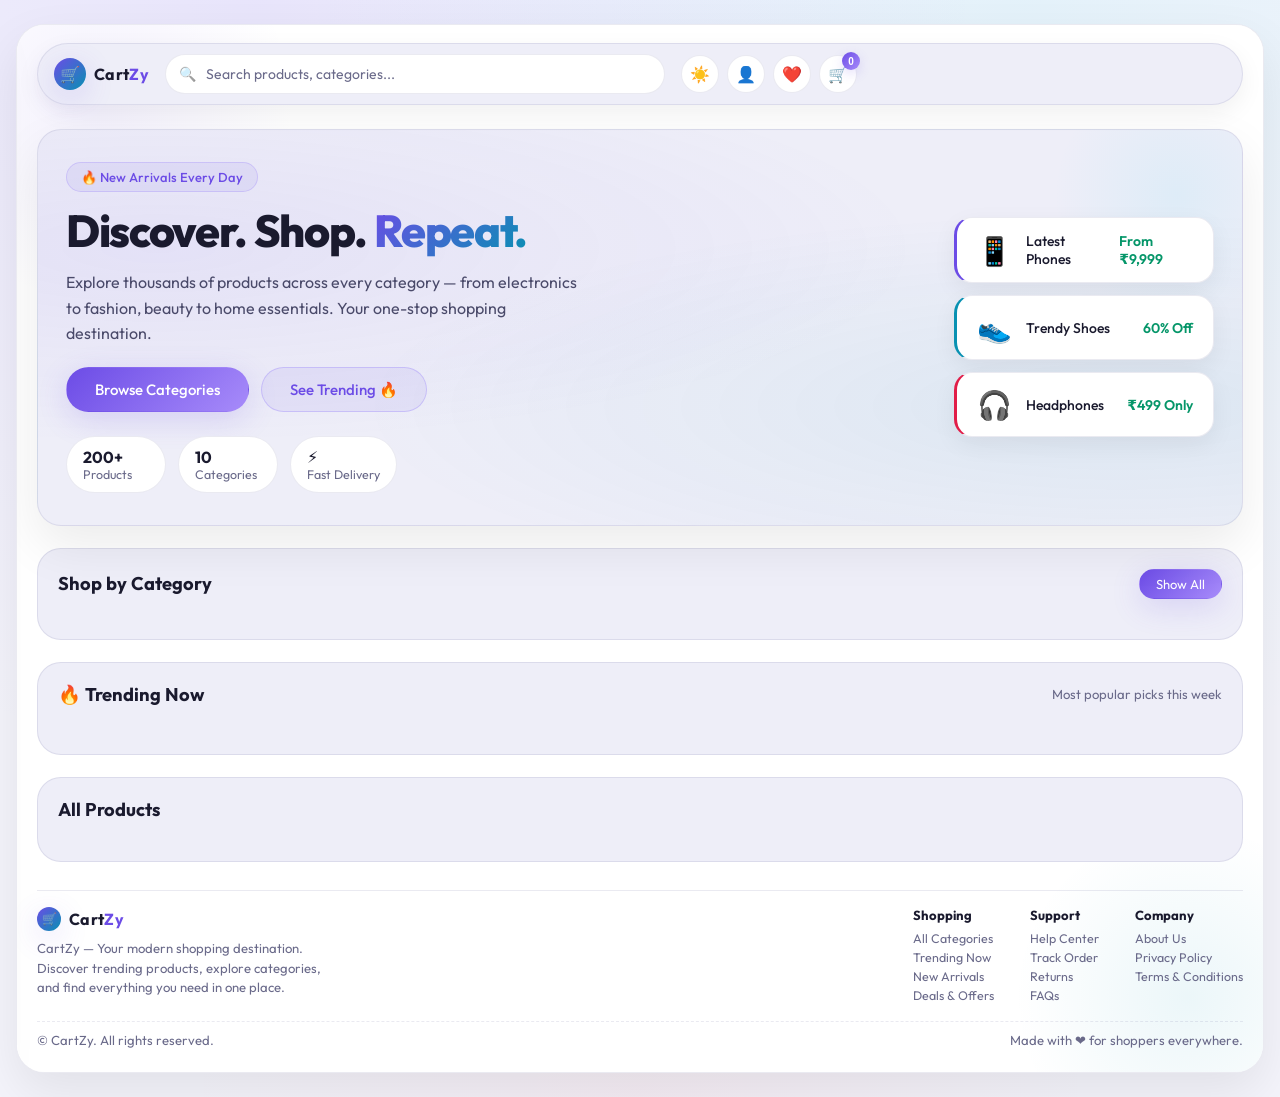
<file: CartZy/index.html>
<!DOCTYPE html>
<html lang="en" data-theme="dark">
<head>
    <meta charset="UTF-8">
    <meta name="viewport" content="width=device-width, initial-scale=1.0">
    <meta name="theme-color" content="#07070f" media="(prefers-color-scheme: dark)">
    <meta name="theme-color" content="#f4f4fb" media="(prefers-color-scheme: light)">
    <title>CartZy – Discover, Shop, Repeat</title>
    <meta name="description" content="CartZy is a modern shopping experience. Browse categories, discover trending products, and shop from thousands of items across electronics, fashion, beauty, home and more.">
    <link rel="stylesheet" href="styles.css">
    <link href="https://fonts.googleapis.com/css2?family=Outfit:wght@300;400;500;600;700;800&display=swap" rel="stylesheet">
</head>
<body>
    <div class="cz-app" id="cz-app"> 
        <!-- Mobile Sidebar -->
        <div class="cz-sidebar" id="cz-sidebar">
            <div class="cz-sidebar-header">
                <div class="cz-logo">
                    <span class="cz-logo-mark">🛒</span>
                    <span class="cz-logo-text">Cart<span>Zy</span></span>
                </div>
                <button class="cz-sidebar-close" id="cz-sidebar-close" aria-label="Close sidebar">✕</button>
            </div>
            <nav class="cz-sidebar-nav">
                <a href="#" class="cz-sidebar-link cz-sidebar-link-active" data-nav="home">🏠 Home</a>
                <a href="#categories" class="cz-sidebar-link" data-nav="categories">📦 Categories</a>
                <a href="#trending" class="cz-sidebar-link" data-nav="trending">🔥 Trending</a>
                <a href="#products" class="cz-sidebar-link" data-nav="products">🛍️ All Products</a>
                <div class="cz-sidebar-divider"></div>
                <a href="#" class="cz-sidebar-link" id="cz-sidebar-user-link">👤 Login / Sign Up</a>
                <a href="#" class="cz-sidebar-link">📋 My Orders</a>
                <a href="#" class="cz-sidebar-link">❤️ Wishlist</a>
                <a href="#" class="cz-sidebar-link">💬 Help Center</a>
            </nav>
            <div class="cz-sidebar-actions">
                <button id="cz-theme-toggle-sidebar" class="cz-button cz-button-outline cz-theme-toggle" type="button" aria-label="Toggle theme">
                    <span class="cz-theme-icon" data-role="icon">🌙</span>
                    <span>Toggle theme</span>
                </button>
            </div>
        </div>
        <div class="cz-sidebar-overlay" id="cz-sidebar-overlay"></div>

        <!-- Header -->
        <header class="cz-header" id="cz-header">
            <div class="cz-header-left">
                <button class="cz-hamburger" id="cz-hamburger" aria-label="Open menu">
                    <span></span><span></span><span></span>
                </button>
                <div class="cz-logo">
                    <span class="cz-logo-mark">🛒</span>
                    <span class="cz-logo-text">Cart<span>Zy</span></span>
                </div>
            </div>
            <div class="cz-search-bar" id="cz-search-bar">
                <span class="cz-search-icon">🔍</span>
                <input type="text" id="cz-search-input" placeholder="Search products, categories..." autocomplete="off">
                <div class="cz-search-results" id="cz-search-results"></div>
            </div>
            <div class="cz-header-right">
                <button id="cz-theme-toggle" class="cz-icon-button cz-theme-toggle" type="button" aria-label="Toggle theme">
                    <span class="cz-theme-icon" data-role="icon">🌙</span>
                </button>
                <div class="cz-user-wrapper" id="cz-user-wrapper">
                    <button class="cz-icon-button cz-user-btn" aria-label="User Account" id="cz-user-btn">
                        <span id="cz-user-icon">👤</span>
                    </button>
                    <div class="cz-user-dropdown" id="cz-user-dropdown">
                        <div class="cz-user-dropdown-header" id="cz-dropdown-header">
                            <div class="cz-user-avatar" id="cz-dropdown-avatar">👤</div>
                            <div class="cz-user-info">
                                <span class="cz-user-name" id="cz-dropdown-name">Guest</span>
                                <span class="cz-user-email" id="cz-dropdown-email"></span>
                            </div>
                        </div>
                        <div class="cz-user-dropdown-divider"></div>
                        <a href="#" class="cz-user-dropdown-item">📋 My Orders</a>
                        <a href="#" class="cz-user-dropdown-item">❤️ My Wishlist</a>
                        <a href="#" class="cz-user-dropdown-item">⚙️ Settings</a>
                        <div class="cz-user-dropdown-divider"></div>
                        <button class="cz-user-dropdown-item cz-logout-btn" id="cz-logout-btn">🚪 Logout</button>
                    </div>
                </div>
                <button class="cz-icon-button" aria-label="Wishlist" id="cz-wishlist-btn">
                    ❤️
                </button>
                <button class="cz-icon-button" aria-label="Cart" id="cz-cart-btn">
                    🛒
                    <span class="cz-cart-badge" id="cz-cart-badge">0</span>
                </button>
            </div>
        </header>

        <main class="cz-main">
            <!-- Hero -->
            <section class="cz-hero" id="home">
                <div class="cz-hero-content">
                    <div class="cz-hero-badge">🔥 New Arrivals Every Day</div>
                    <h1>Discover. Shop. <span>Repeat.</span></h1>
                    <p>Explore thousands of products across every category — from electronics to fashion, beauty to home essentials. Your one-stop shopping destination.</p>
                    <div class="cz-hero-actions">
                        <a href="#categories" class="cz-button cz-button-primary cz-button-lg">Browse Categories</a>
                        <a href="#trending" class="cz-button cz-button-ghost cz-button-lg">See Trending 🔥</a>
                    </div>
                    <div class="cz-hero-stats">
                        <div class="cz-stat"><span class="cz-stat-number">200+</span><span class="cz-stat-label">Products</span></div>
                        <div class="cz-stat"><span class="cz-stat-number">10</span><span class="cz-stat-label">Categories</span></div>
                        <div class="cz-stat"><span class="cz-stat-number">⚡</span><span class="cz-stat-label">Fast Delivery</span></div>
                    </div>
                </div>
                <div class="cz-hero-visual">
                    <div class="cz-hero-floating-card cz-hero-fc-1">
                        <span class="cz-hero-fc-emoji">📱</span>
                        <span>Latest Phones</span>
                        <strong>From ₹9,999</strong>
                    </div>
                    <div class="cz-hero-floating-card cz-hero-fc-2">
                        <span class="cz-hero-fc-emoji">👟</span>
                        <span>Trendy Shoes</span>
                        <strong>60% Off</strong>
                    </div>
                    <div class="cz-hero-floating-card cz-hero-fc-3">
                        <span class="cz-hero-fc-emoji">🎧</span>
                        <span>Headphones</span>
                        <strong>₹499 Only</strong>
                    </div>
                </div>
            </section>

            <!-- Categories -->
            <section class="cz-section" id="categories">
                <div class="cz-section-header">
                    <h2>Shop by Category</h2>
                    <button class="cz-pill-btn cz-active-filter" data-category="all" id="cz-show-all-btn">Show All</button>
                </div>
                <div class="cz-category-grid" id="cz-category-grid">
                    <!-- Categories rendered by JS -->
                </div>
            </section>

            <!-- Trending Products -->
            <section class="cz-section" id="trending">
                <div class="cz-section-header">
                    <h2>🔥 Trending Now</h2>
                    <span class="cz-section-tagline">Most popular picks this week</span>
                </div>
                <div class="cz-product-scroll" id="cz-trending-scroll">
                    <!-- Trending products rendered by JS -->
                </div>
            </section>

            <!-- Active Category Title (shown when filtering) -->
            <div class="cz-active-category-bar" id="cz-active-category-bar" style="display:none;">
                <h2 id="cz-active-category-title">All Products</h2>
                <button class="cz-pill-btn" id="cz-clear-filter">✕ Clear Filter</button>
            </div>

            <!-- All Products Grid -->
            <section class="cz-section" id="products">
                <div class="cz-section-header" id="cz-products-header">
                    <h2>All Products</h2>
                    <span class="cz-section-tagline" id="cz-product-count"></span>
                </div>
                <div class="cz-product-grid" id="cz-product-grid">
                    <!-- Products rendered by JS -->
                </div>
                <div class="cz-load-more" id="cz-load-more" style="display:none;">
                    <button class="cz-button cz-button-outline cz-button-lg" id="cz-load-more-btn">Load More Products</button>
                </div>
            </section>
        </main>

        <!-- Footer -->
        <footer class="cz-footer">
            <div class="cz-footer-top">
                <div>
                    <div class="cz-logo cz-logo-small">
                        <span class="cz-logo-mark">🛒</span>
                        <span class="cz-logo-text">Cart<span>Zy</span></span>
                    </div>
                    <p class="cz-footer-text">CartZy — Your modern shopping destination. Discover trending products, explore categories, and find everything you need in one place.</p>
                </div>
                <div class="cz-footer-columns">
                    <div>
                        <h4>Shopping</h4>
                        <a href="#categories">All Categories</a>
                        <a href="#trending">Trending Now</a>
                        <a href="#">New Arrivals</a>
                        <a href="#">Deals & Offers</a>
                    </div>
                    <div>
                        <h4>Support</h4>
                        <a href="#">Help Center</a>
                        <a href="#">Track Order</a>
                        <a href="#">Returns</a>
                        <a href="#">FAQs</a>
                    </div>
                    <div>
                        <h4>Company</h4>
                        <a href="#">About Us</a>
                        <a href="#">Privacy Policy</a>
                        <a href="#">Terms & Conditions</a>
                    </div>
                </div>
            </div>
            <div class="cz-footer-bottom">
                <span>© <span id="cz-year"></span> CartZy. All rights reserved.</span>
                <span>Made with ❤️ for shoppers everywhere.</span>
            </div>
        </footer>
    </div>

    <!-- Cart Modal -->
    <div class="cz-modal-overlay" id="cz-cart-overlay">
        <div class="cz-cart-modal" id="cz-cart-modal">
            <button class="cz-modal-close" id="cz-cart-modal-close">✕</button>
            <h2 class="cz-cart-modal-title">🛒 Your Cart</h2>
            
            <!-- Empty Cart State -->
            <div class="cz-cart-empty" id="cz-cart-empty">
                <div class="cz-cart-empty-icon">🛒</div>
                <h3>Your cart is empty</h3>
                <p>Add some products to get started!</p>
                <button class="cz-button cz-button-primary" id="cz-cart-shop-btn">Continue Shopping</button>
            </div>
            
            <!-- Cart Items -->
            <div class="cz-cart-content" id="cz-cart-content" style="display:none;">
                <div class="cz-cart-items" id="cz-cart-items">
                    <!-- Cart items rendered by JS -->
                </div>
                
                <!-- Cart Summary -->
                <div class="cz-cart-summary">
                    <div class="cz-cart-summary-row">
                        <span>Subtotal</span>
                        <span id="cz-cart-subtotal">₹0</span>
                    </div>
                    <div class="cz-cart-summary-row">
                        <span>Delivery</span>
                        <span id="cz-cart-delivery">FREE</span>
                    </div>
                    <div class="cz-cart-divider"></div>
                    <div class="cz-cart-summary-row cz-cart-total">
                        <span>Total</span>
                        <span id="cz-cart-total">₹0</span>
                    </div>
                    <button class="cz-button cz-button-primary cz-button-full cz-button-lg" id="cz-checkout-btn">
                        Proceed to Checkout
                    </button>
                </div>
            </div>
        </div>
    </div>

    <!-- Checkout Modal -->
    <div class="cz-modal-overlay" id="cz-checkout-overlay">
        <div class="cz-checkout-modal" id="cz-checkout-modal">
            <button class="cz-modal-close" id="cz-checkout-modal-close">✕</button>
            <h2 class="cz-checkout-title">💳 Checkout</h2>
            
            <div class="cz-checkout-steps">
                <div class="cz-checkout-step active" data-step="1">
                    <span class="cz-step-number">1</span>
                    <span class="cz-step-label">Payment</span>
                </div>
                <div class="cz-checkout-step-line"></div>
                <div class="cz-checkout-step" data-step="2">
                    <span class="cz-step-number">2</span>
                    <span class="cz-step-label">Confirm</span>
                </div>
            </div>
            
            <!-- Payment Method Selection -->
            <div class="cz-checkout-payment" id="cz-checkout-payment">
                <h3>Choose Payment Method</h3>
                
                <div class="cz-payment-methods">
                    <!-- UPI Option -->
                    <div class="cz-payment-option" data-method="upi">
                        <div class="cz-payment-icon">📱</div>
                        <div class="cz-payment-info">
                            <h4>UPI Payment</h4>
                            <p>GPay, PhonePe, Paytm, etc.</p>
                        </div>
                        <div class="cz-payment-radio"></div>
                    </div>
                    
                    <!-- Debit Card Option -->
                    <div class="cz-payment-option" data-method="debit">
                        <div class="cz-payment-icon">💳</div>
                        <div class="cz-payment-info">
                            <h4>Debit Card</h4>
                            <p>Visa, Mastercard, RuPay</p>
                        </div>
                        <div class="cz-payment-radio"></div>
                    </div>
                    
                    <!-- COD Option -->
                    <div class="cz-payment-option" data-method="cod">
                        <div class="cz-payment-icon">💵</div>
                        <div class="cz-payment-info">
                            <h4>Cash on Delivery</h4>
                            <p>Pay when you receive</p>
                        </div>
                        <div class="cz-payment-radio"></div>
                    </div>
                </div>
                
                <!-- UPI Form -->
                <div class="cz-payment-form" id="cz-upi-form" style="display:none;">
                    <div class="cz-form-group">
                        <label for="cz-upi-id">UPI ID</label>
                        <input type="text" id="cz-upi-id" class="cz-form-input" placeholder="yourname@upi" autocomplete="off">
                        <span class="cz-form-hint">Example: yourname@gpay</span>
                    </div>
                    <button class="cz-button cz-button-primary cz-button-full" id="cz-upi-pay-btn">Pay with UPI</button>
                </div>
                
                <!-- Debit Card Form -->
                <div class="cz-payment-form" id="cz-debit-form" style="display:none;">
                    <div class="cz-form-group">
                        <label for="cz-card-number">Card Number</label>
                        <input type="text" id="cz-card-number" class="cz-form-input" placeholder="1234 5678 9012 3456" maxlength="19" autocomplete="off">
                    </div>
                    <div class="cz-form-row">
                        <div class="cz-form-group">
                            <label for="cz-card-expiry">Expiry Date</label>
                            <input type="text" id="cz-card-expiry" class="cz-form-input" placeholder="MM/YY" maxlength="5" autocomplete="off">
                        </div>
                        <div class="cz-form-group">
                            <label for="cz-card-cvv">CVV</label>
                            <input type="password" id="cz-card-cvv" class="cz-form-input" placeholder="•••" maxlength="3" autocomplete="off">
                        </div>
                    </div>
                    <div class="cz-form-group">
                        <label for="cz-card-name">Cardholder Name</label>
                        <input type="text" id="cz-card-name" class="cz-form-input" placeholder="Name on card" autocomplete="off">
                    </div>
                    <button class="cz-button cz-button-primary cz-button-full" id="cz-debit-pay-btn">Pay Now</button>
                </div>
                
                <button class="cz-button cz-button-outline cz-button-full" id="cz-payment-continue-btn" style="display:none;">Continue</button>
            </div>
            
            <!-- Order Confirmation -->
            <div class="cz-checkout-confirm" id="cz-checkout-confirm" style="display:none;">
                <div class="cz-order-success">
                    <div class="cz-order-success-icon">✅</div>
                    <h3>Order Placed Successfully!</h3>
                    <p class="cz-order-id">Order ID: <span id="cz-order-id">CZ123456</span></p>
                </div>
                
                <div class="cz-order-summary">
                    <h4>Order Summary</h4>
                    <div class="cz-order-items" id="cz-order-items">
                        <!-- Order items rendered by JS -->
                    </div>
                    <div class="cz-order-total">
                        <span>Total Paid</span>
                        <span id="cz-order-total">₹0</span>
                    </div>
                    <div class="cz-order-method">
                        <span>Payment Method</span>
                        <span id="cz-order-method">-</span>
                    </div>
                </div>
                
                <div class="cz-order-delivery">
                    <p>🚚 Estimated delivery: <strong>3-5 business days</strong></p>
                </div>
                
                <button class="cz-button cz-button-primary cz-button-full" id="cz-order-done-btn">Continue Shopping</button>
            </div>
        </div>
    </div>

    <!-- Login/Signup Modal -->
    <div class="cz-modal-overlay" id="cz-login-overlay">
        <div class="cz-login-modal" id="cz-login-modal">
            <button class="cz-modal-close" id="cz-modal-close">✕</button>
            <div class="cz-modal-logo">
                <span class="cz-logo-mark">🛒</span>
                <span class="cz-logo-text">Cart<span>Zy</span></span>
            </div>

            <!-- Login Form -->
            <div id="cz-login-form" class="cz-auth-form">
                <h2>Welcome Back</h2>
                <p class="cz-auth-subtitle">Log in to your account</p>
                <div class="cz-form-group">
                    <label for="cz-login-email">Email</label>
                    <input type="email" id="cz-login-email" class="cz-form-input" placeholder="you@example.com" autocomplete="email">
                </div>
                <div class="cz-form-group">
                    <label for="cz-login-password">Password</label>
                    <input type="password" id="cz-login-password" class="cz-form-input" placeholder="••••••••" autocomplete="current-password">
                </div>
                <button class="cz-button cz-button-primary cz-button-full cz-button-lg" id="cz-login-submit">Log In</button>
                <p class="cz-auth-toggle">Don't have an account? <a href="#" id="cz-show-signup">Sign Up</a></p>
            </div>

            <!-- Sign Up Form -->
            <div id="cz-signup-form" class="cz-auth-form" style="display:none;">
                <h2>Create Account</h2>
                <p class="cz-auth-subtitle">Join CartZy today</p>
                <div class="cz-form-group">
                    <label for="cz-signup-name">Full Name</label>
                    <input type="text" id="cz-signup-name" class="cz-form-input" placeholder="Your Name" autocomplete="name">
                </div>
                <div class="cz-form-group">
                    <label for="cz-signup-email">Email</label>
                    <input type="email" id="cz-signup-email" class="cz-form-input" placeholder="you@example.com" autocomplete="email">
                </div>
                <div class="cz-form-group">
                    <label for="cz-signup-password">Password</label>
                    <input type="password" id="cz-signup-password" class="cz-form-input" placeholder="••••••••" autocomplete="new-password">
                </div>
                <div class="cz-form-group">
                    <label for="cz-signup-confirm">Confirm Password</label>
                    <input type="password" id="cz-signup-confirm" class="cz-form-input" placeholder="••••••••" autocomplete="new-password">
                </div>
                <button class="cz-button cz-button-primary cz-button-full cz-button-lg" id="cz-signup-submit">Create Account</button>
                <p class="cz-auth-toggle">Already have an account? <a href="#" id="cz-show-login">Log In</a></p>
            </div>
        </div>
    </div>

    <script src="./theme.js"></script>
    <script src="./app.js"></script>
</body>
</html>
</file>
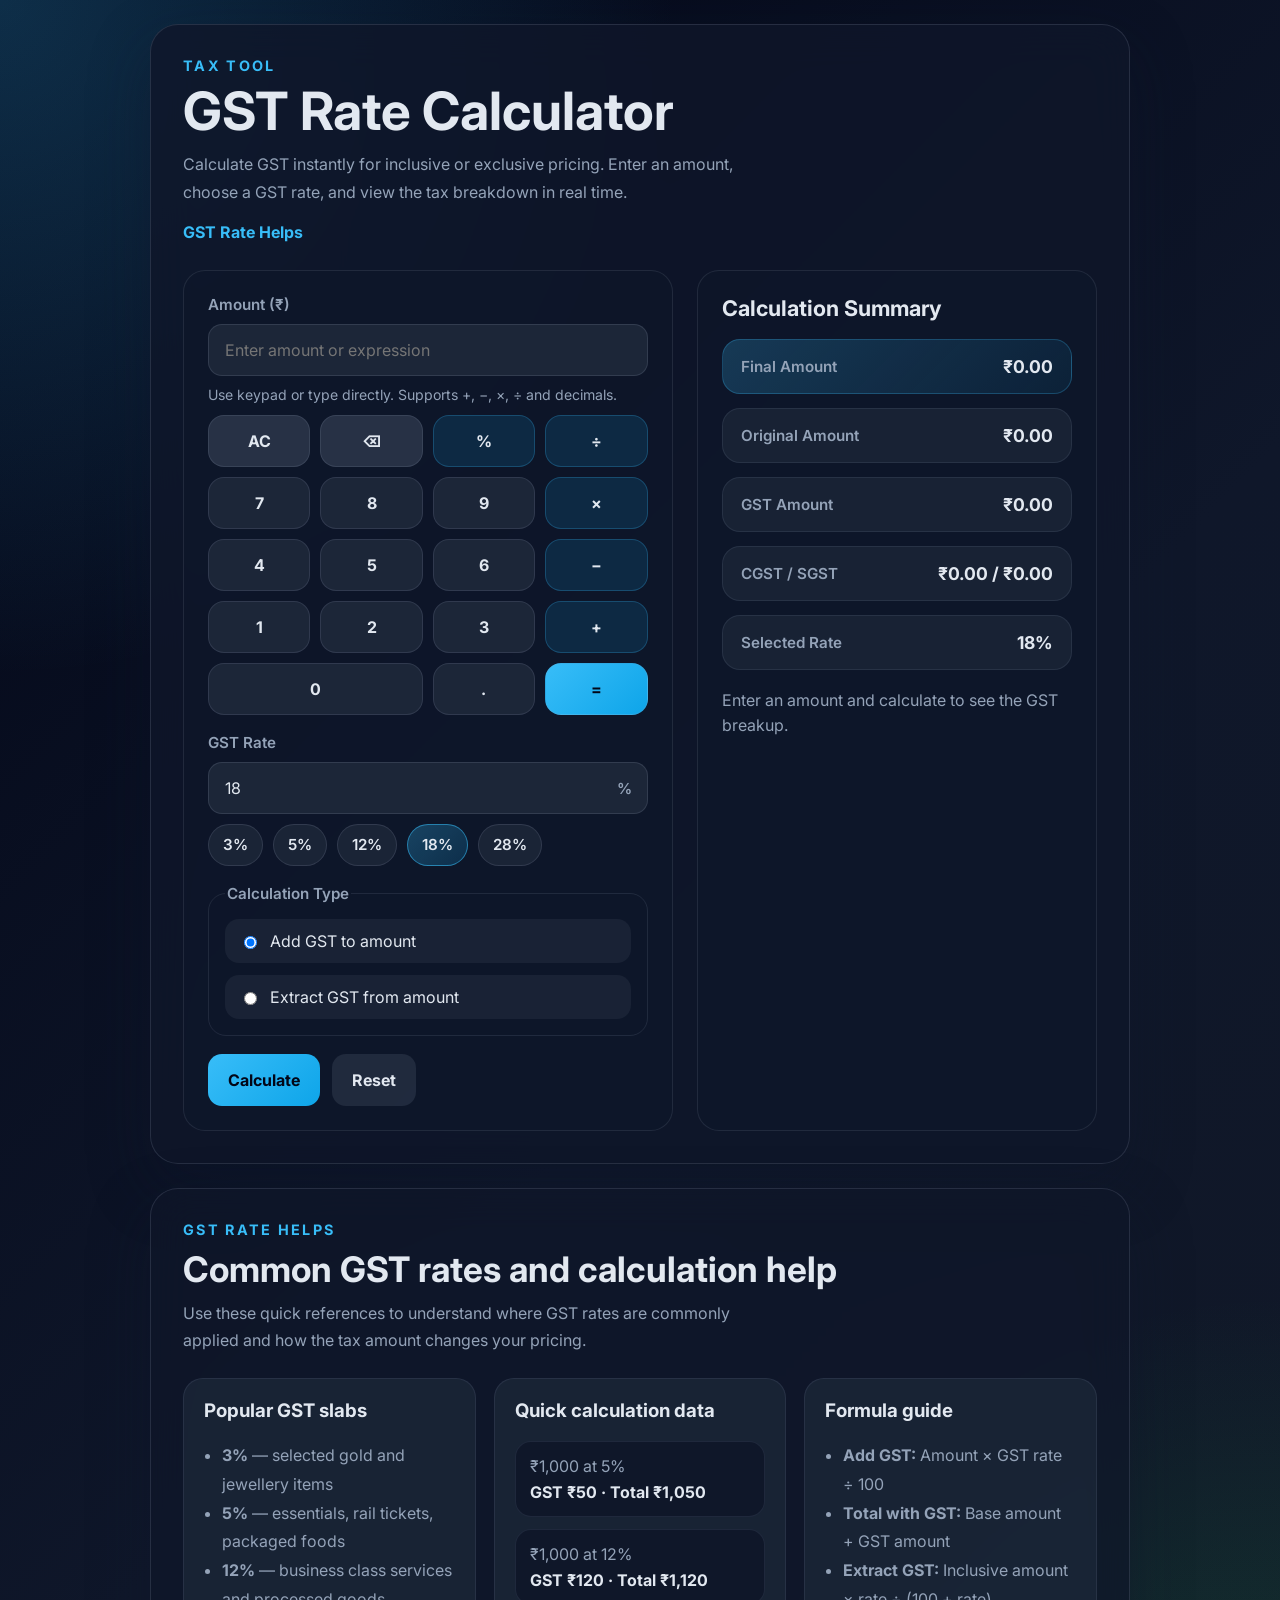
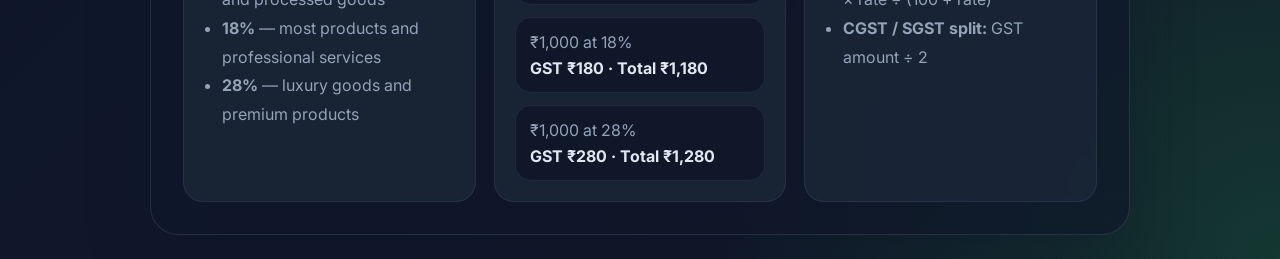
<file: gst-calculator/index.html>
<!DOCTYPE html>
<html lang="en">
<head>
  <meta charset="UTF-8">
  <meta name="viewport" content="width=device-width, initial-scale=1.0, viewport-fit=cover">
  <meta name="theme-color" content="#0f172a">
  <meta name="apple-mobile-web-app-capable" content="yes">
  <meta name="apple-mobile-web-app-status-bar-style" content="black-translucent">
  <meta name="description" content="Mobile-friendly GST rate calculator for adding or extracting GST with CGST and SGST split.">
  <title>GST Rate Calculator</title>
  <link rel="preconnect" href="https://fonts.googleapis.com">
  <link rel="preconnect" href="https://fonts.gstatic.com" crossorigin>
  <link href="https://fonts.googleapis.com/css2?family=Inter:wght@400;500;600;700&display=swap" rel="stylesheet">
  <link rel="stylesheet" href="styles.css">
</head>
<body>
  <main class="app-shell">
    <section class="calculator-card">
      <div class="hero-copy">
        <p class="eyebrow">Tax Tool</p>
        <h1>GST Rate Calculator</h1>
        <p class="intro">
          Calculate GST instantly for inclusive or exclusive pricing. Enter an amount,
          choose a GST rate, and view the tax breakdown in real time.
        </p>
        <a class="help-link" href="#gst-rate-helps">GST Rate Helps</a>
      </div>

      <div class="calculator-grid">
        <form id="gstForm" class="calculator-form">
          <div class="field">
            <span>Amount (₹)</span>
            <div class="amount-entry-box">
              <input type="text" id="amount" inputmode="decimal" placeholder="Enter amount or expression" required>
              <p class="entry-hint">Use keypad or type directly. Supports +, −, ×, ÷ and decimals.</p>
            </div>

            <div class="calculator-pad" aria-label="Calculator number pad">
              <button type="button" class="pad-btn pad-btn-muted" data-action="clear">AC</button>
              <button type="button" class="pad-btn pad-btn-muted" data-action="backspace">⌫</button>
              <button type="button" class="pad-btn pad-btn-operator" data-value="%">%</button>
              <button type="button" class="pad-btn pad-btn-operator" data-value="/">÷</button>

              <button type="button" class="pad-btn" data-value="7">7</button>
              <button type="button" class="pad-btn" data-value="8">8</button>
              <button type="button" class="pad-btn" data-value="9">9</button>
              <button type="button" class="pad-btn pad-btn-operator" data-value="*">×</button>

              <button type="button" class="pad-btn" data-value="4">4</button>
              <button type="button" class="pad-btn" data-value="5">5</button>
              <button type="button" class="pad-btn" data-value="6">6</button>
              <button type="button" class="pad-btn pad-btn-operator" data-value="-">−</button>

              <button type="button" class="pad-btn" data-value="1">1</button>
              <button type="button" class="pad-btn" data-value="2">2</button>
              <button type="button" class="pad-btn" data-value="3">3</button>
              <button type="button" class="pad-btn pad-btn-operator" data-value="+">+</button>

              <button type="button" class="pad-btn pad-btn-zero" data-value="0">0</button>
              <button type="button" class="pad-btn" data-value=".">.</button>
              <button type="button" class="pad-btn pad-btn-equals" data-action="evaluate">=</button>
            </div>
          </div>

          <div class="field">
            <span>GST Rate</span>
            <div class="rate-input-wrap">
              <input type="number" id="gstRate" min="0" step="0.01" value="18" placeholder="Enter GST %" required>
              <span class="rate-suffix">%</span>
            </div>
            <div class="quick-rates" aria-label="Common GST rate options">
              <button type="button" class="chip is-active" data-rate="3">3%</button>
              <button type="button" class="chip" data-rate="5">5%</button>
              <button type="button" class="chip" data-rate="12">12%</button>
              <button type="button" class="chip" data-rate="18">18%</button>
              <button type="button" class="chip" data-rate="28">28%</button>
            </div>
          </div>

          <fieldset class="mode-switch">
            <legend>Calculation Type</legend>
            <label>
              <input type="radio" name="calculationType" value="exclusive" checked>
              <span>Add GST to amount</span>
            </label>
            <label>
              <input type="radio" name="calculationType" value="inclusive">
              <span>Extract GST from amount</span>
            </label>
          </fieldset>

          <div class="button-row">
            <button type="submit" class="btn btn-primary">Calculate</button>
            <button type="button" id="resetBtn" class="btn btn-secondary">Reset</button>
          </div>
        </form>

        <section class="results-panel" aria-live="polite">
          <h2>Calculation Summary</h2>

          <div class="result-list">
            <article class="result-item highlight">
              <span class="label">Final Amount</span>
              <strong id="finalAmount">₹0.00</strong>
            </article>

            <article class="result-item">
              <span class="label">Original Amount</span>
              <strong id="baseAmount">₹0.00</strong>
            </article>

            <article class="result-item">
              <span class="label">GST Amount</span>
              <strong id="gstAmount">₹0.00</strong>
            </article>

            <article class="result-item">
              <span class="label">CGST / SGST</span>
              <strong id="splitTax">₹0.00 / ₹0.00</strong>
            </article>

            <article class="result-item">
              <span class="label">Selected Rate</span>
              <strong id="selectedRate">18%</strong>
            </article>
          </div>

          <p id="resultNote" class="result-note">
            Enter an amount and calculate to see the GST breakup.
          </p>
        </section>
      </div>
    </section>

    <section id="gst-rate-helps" class="info-card">
      <div class="info-card-header">
        <p class="eyebrow">GST Rate Helps</p>
        <h2>Common GST rates and calculation help</h2>
        <p class="intro">
          Use these quick references to understand where GST rates are commonly applied
          and how the tax amount changes your pricing.
        </p>
      </div>

      <div class="info-grid">
        <article class="info-item">
          <h3>Popular GST slabs</h3>
          <ul class="info-list">
            <li><strong>3%</strong> — selected gold and jewellery items</li>
            <li><strong>5%</strong> — essentials, rail tickets, packaged foods</li>
            <li><strong>12%</strong> — business class services and processed goods</li>
            <li><strong>18%</strong> — most products and professional services</li>
            <li><strong>28%</strong> — luxury goods and premium products</li>
          </ul>
        </article>

        <article class="info-item">
          <h3>Quick calculation data</h3>
          <div class="data-points">
            <div class="data-row">
              <span>₹1,000 at 5%</span>
              <strong>GST ₹50 · Total ₹1,050</strong>
            </div>
            <div class="data-row">
              <span>₹1,000 at 12%</span>
              <strong>GST ₹120 · Total ₹1,120</strong>
            </div>
            <div class="data-row">
              <span>₹1,000 at 18%</span>
              <strong>GST ₹180 · Total ₹1,180</strong>
            </div>
            <div class="data-row">
              <span>₹1,000 at 28%</span>
              <strong>GST ₹280 · Total ₹1,280</strong>
            </div>
          </div>
        </article>

        <article class="info-item">
          <h3>Formula guide</h3>
          <ul class="info-list">
            <li><strong>Add GST:</strong> Amount × GST rate ÷ 100</li>
            <li><strong>Total with GST:</strong> Base amount + GST amount</li>
            <li><strong>Extract GST:</strong> Inclusive amount × rate ÷ (100 + rate)</li>
            <li><strong>CGST / SGST split:</strong> GST amount ÷ 2</li>
          </ul>
        </article>
      </div>
    </section>
  </main>

  <script src="app.js"></script>
</body>
</html>
</file>
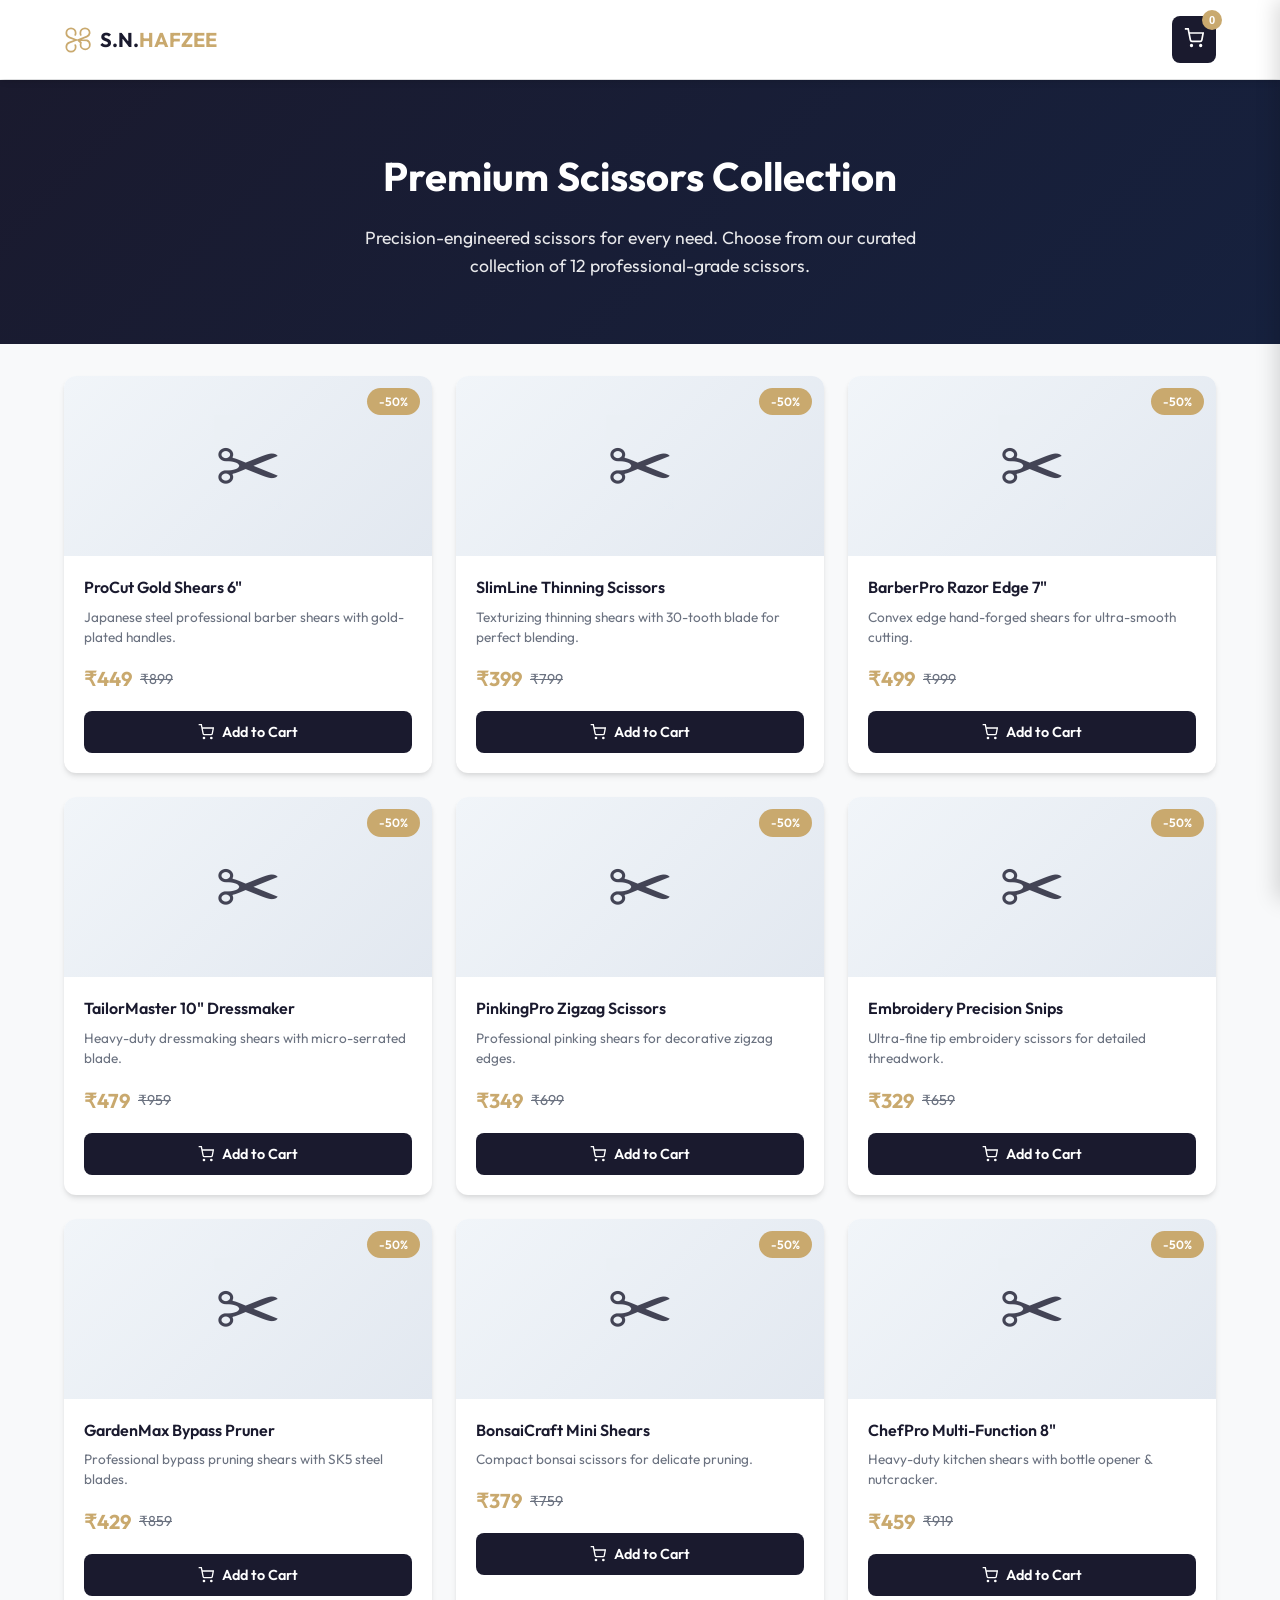
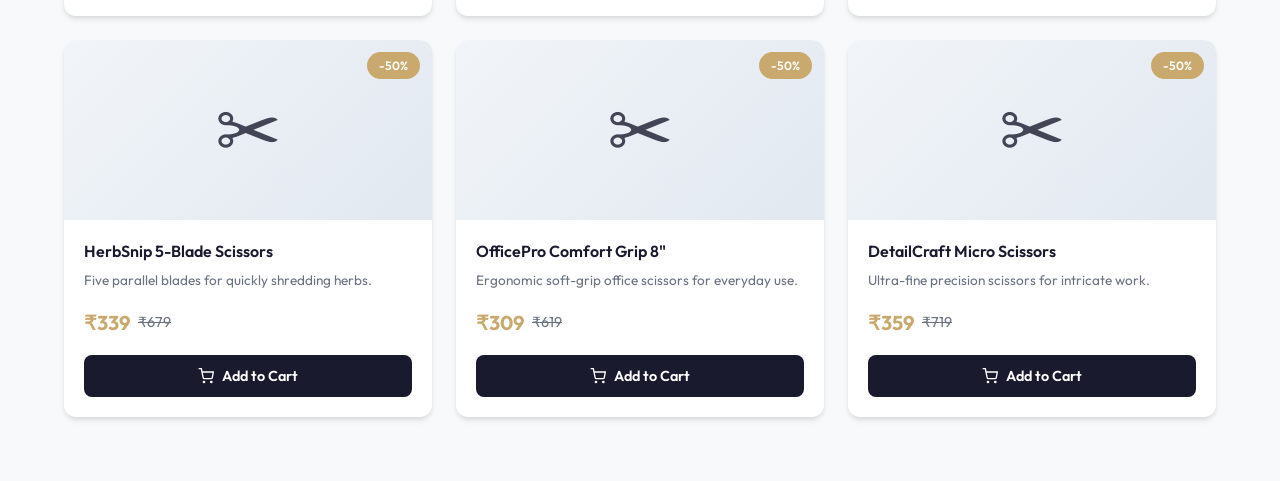
<file: SnipCraft/index.html>
<!DOCTYPE html>
<html lang="en">
<head>
    <meta charset="UTF-8">
    <meta name="viewport" content="width=device-width, initial-scale=1.0">
    <title>S.N.HAFZEE - Premium Scissors</title>
    <link rel="stylesheet" href="styles.css">
    <link rel="preconnect" href="https://fonts.googleapis.com">
    <link rel="preconnect" href="https://fonts.gstatic.com" crossorigin>
    <link href="https://fonts.googleapis.com/css2?family=Outfit:wght@300;400;500;600;700&display=swap" rel="stylesheet">
</head>
<body>
    <!-- Header -->
    <header class="header">
        <div class="header-container">
            <div class="logo">
                <svg class="logo-icon" viewBox="0 0 24 24" width="28" height="28">
                    <path d="M9.64 7.64c.23-.5.36-1.05.36-1.64a4 4 0 1 0-8 0c0 1.69 1.05 3.13 2.53 3.72l5.97 2.28m0 0L4.5 14.28A4 4 0 0 0 2 18a4 4 0 0 0 8 0c0-.59-.13-1.14-.36-1.64M12 12l7.5-2.86A4.01 4.01 0 0 0 22 6a4 4 0 0 0-8 0c0 .59.13 1.14.36 1.64M12 12l2.53 2.36c-.23.5-.36 1.05-.36 1.64a4 4 0 0 0 8 0 4.01 4.01 0 0 0-2.53-3.72L12 12z" fill="none" stroke="currentColor" stroke-width="1.5" stroke-linecap="round" stroke-linejoin="round"/>
                </svg>
                <span class="logo-text">S.N.<span>HAFZEE</span></span>
            </div>
            <button class="cart-btn" id="cart-btn" aria-label="Open cart">
                <svg width="20" height="20" viewBox="0 0 24 24" fill="none" stroke="currentColor" stroke-width="2">
                    <circle cx="9" cy="21" r="1"/>
                    <circle cx="20" cy="21" r="1"/>
                    <path d="M1 1h4l2.68 13.39a2 2 0 0 0 2 1.61h9.72a2 2 0 0 0 2-1.61L23 6H6"/>
                </svg>
                <span class="cart-badge" id="cart-badge">0</span>
            </button>
        </div>
    </header>

    <!-- Main Content -->
    <main class="main">
        <section class="hero">
            <h1>Premium Scissors Collection</h1>
            <p>Precision-engineered scissors for every need. Choose from our curated collection of 12 professional-grade scissors.</p>
        </section>

        <section class="products-section">
            <div class="products-grid" id="products-grid">
                <!-- Products will be rendered here by JS -->
            </div>
        </section>
    </main>

    <!-- Cart Sidebar -->
    <div class="cart-overlay" id="cart-overlay"></div>
    <div class="cart-sidebar" id="cart-sidebar">
        <div class="cart-header">
            <h2>Your Cart</h2>
            <button class="cart-close" id="cart-close" aria-label="Close cart">&times;</button>
        </div>
        
        <!-- Cart View -->
        <div class="cart-view" id="cart-view">
            <div class="cart-items" id="cart-items">
                <!-- Cart items will be rendered here -->
            </div>
            <div class="cart-summary" id="cart-summary" style="display: none;">
                <div class="cart-total">
                    <span>Total:</span>
                    <span class="total-amount" id="total-amount">₹0</span>
                </div>
                <button class="checkout-btn" id="checkout-btn">Proceed to Checkout</button>
            </div>
            <div class="cart-empty" id="cart-empty">
                <svg width="48" height="48" viewBox="0 0 24 24" fill="none" stroke="currentColor" stroke-width="1.5">
                    <circle cx="9" cy="21" r="1"/>
                    <circle cx="20" cy="21" r="1"/>
                    <path d="M1 1h4l2.68 13.39a2 2 0 0 0 2 1.61h9.72a2 2 0 0 0 2-1.61L23 6H6"/>
                </svg>
                <p>Your cart is empty</p>
                <span>Add some scissors to get started!</span>
            </div>
        </div>

        <!-- Checkout View -->
        <div class="checkout-view" id="checkout-view" style="display: none;">
            <button class="back-btn" id="back-to-cart">← Back to Cart</button>
            
            <div class="checkout-section">
                <h3>Order Summary</h3>
                <div class="order-items" id="order-items"></div>
                <div class="order-total">
                    <span>Total Amount:</span>
                    <span class="order-amount" id="order-amount">₹0</span>
                </div>
            </div>

            <div class="checkout-section">
                <h3>Delivery Details</h3>
                <form class="delivery-form" id="delivery-form">
                    <div class="form-group">
                        <label for="name">Full Name</label>
                        <input type="text" id="name" required placeholder="Enter your name">
                    </div>
                    <div class="form-group">
                        <label for="phone">Phone Number</label>
                        <input type="tel" id="phone" required placeholder="Enter phone number">
                    </div>
                    <div class="form-group">
                        <label for="address">Delivery Address</label>
                        <textarea id="address" required placeholder="Enter your full address"></textarea>
                    </div>
                    <div class="form-group">
                        <label for="pincode">Pincode</label>
                        <input type="text" id="pincode" required placeholder="Enter pincode">
                    </div>
                </form>
            </div>

            <button class="proceed-btn" id="proceed-payment">Proceed to Payment</button>
        </div>

        <!-- Payment View -->
        <div class="payment-view" id="payment-view" style="display: none;">
            <button class="back-btn" id="back-to-checkout">← Back to Checkout</button>
            
            <div class="payment-section">
                <h3>Select Payment Method</h3>
                
                <div class="payment-methods">
                    <div class="payment-option" data-method="upi">
                        <div class="payment-icon upi-icon">
                            <svg width="32" height="32" viewBox="0 0 24 24" fill="none" stroke="currentColor" stroke-width="2">
                                <rect x="2" y="3" width="20" height="18" rx="2"/>
                                <path d="M12 8v8"/>
                                <path d="M8 12h8"/>
                            </svg>
                        </div>
                        <div class="payment-info">
                            <span class="payment-name">UPI Payment</span>
                            <span class="payment-desc">GPay, PhonePe, Paytm, etc.</span>
                        </div>
                        <div class="payment-arrow">→</div>
                    </div>

                    <div class="payment-option" data-method="card">
                        <div class="payment-icon card-icon">
                            <svg width="32" height="32" viewBox="0 0 24 24" fill="none" stroke="currentColor" stroke-width="2">
                                <rect x="1" y="4" width="22" height="16" rx="2"/>
                                <line x1="1" y1="10" x2="23" y2="10"/>
                            </svg>
                        </div>
                        <div class="payment-info">
                            <span class="payment-name">Debit Card</span>
                            <span class="payment-desc">All major banks supported</span>
                        </div>
                        <div class="payment-arrow">→</div>
                    </div>
                </div>
            </div>

            <!-- UPI Payment Form -->
            <div class="upi-form" id="upi-form" style="display: none;">
                <h4>Enter UPI ID</h4>
                <div class="form-group">
                    <input type="text" id="upi-id" placeholder="yourname@upi" required>
                </div>
                <button class="pay-btn" id="upi-pay-btn">Pay Now</button>
            </div>

            <!-- Card Payment Form -->
            <div class="card-form" id="card-form" style="display: none;">
                <h4>Card Details</h4>
                <div class="form-group">
                    <label>Card Number</label>
                    <input type="text" id="card-number" placeholder="1234 5678 9012 3456" maxlength="19">
                </div>
                <div class="form-row">
                    <div class="form-group">
                        <label>Expiry Date</label>
                        <input type="text" id="card-expiry" placeholder="MM/YY" maxlength="5">
                    </div>
                    <div class="form-group">
                        <label>CVV</label>
                        <input type="text" id="card-cvv" placeholder="123" maxlength="3">
                    </div>
                </div>
                <div class="form-group">
                    <label>Cardholder Name</label>
                    <input type="text" id="card-name" placeholder="Name on card">
                </div>
                <button class="pay-btn" id="card-pay-btn">Pay Now</button>
            </div>
        </div>

        <!-- Order Success View -->
        <div class="success-view" id="success-view" style="display: none;">
            <div class="success-content">
                <div class="success-icon">
                    <svg width="64" height="64" viewBox="0 0 24 24" fill="none" stroke="#22c55e" stroke-width="2">
                        <circle cx="12" cy="12" r="10"/>
                        <path d="M9 12l2 2 4-4"/>
                    </svg>
                </div>
                <h2>Order Placed Successfully!</h2>
                <p class="order-id">Order ID: <span id="order-id-display"></span></p>
                <p class="success-message">Thank you for your purchase! Your order will be delivered soon.</p>
                <button class="continue-btn" id="continue-shopping">Continue Shopping</button>
            </div>
        </div>
    </div>

    <!-- Toast Notification -->
    <div class="toast" id="toast"></div>

    <script src="./app.js"></script>
</body>
</html>
</file>
<file: CartZy/styles.css>
@import url('https://fonts.googleapis.com/css2?family=Outfit:wght@300;400;500;600;700;800&display=swap');

*, *::before, *::after { margin: 0; padding: 0; box-sizing: border-box; }

/* ── Design Tokens ── */
:root {
    --cz-bg: #07070f;
    --cz-bg-elevated: #10101c;
    --cz-bg-soft: #0d0d18;
    --cz-bg-card: #13132a;
    --cz-border: rgba(130, 140, 200, 0.13);
    --cz-border-hover: rgba(160, 170, 230, 0.3);
    --cz-primary: #7c5cfc;
    --cz-primary-soft: rgba(124, 92, 252, 0.12);
    --cz-primary-glow: rgba(124, 92, 252, 0.5);
    --cz-accent: #22d3ee;
    --cz-accent-soft: rgba(34, 211, 238, 0.1);
    --cz-green: #34d399;
    --cz-rose: #fb7185;
    --cz-amber: #fbbf24;
    --cz-text: #e8e8f4;
    --cz-text-muted: #9296b4;
    --cz-text-soft: #686c8c;
    --cz-radius-xl: 24px;
    --cz-radius-lg: 18px;
    --cz-radius-md: 12px;
    --cz-radius-sm: 8px;
    --cz-radius-pill: 999px;
    --cz-shadow: 0 20px 50px rgba(0,0,0,0.5);
    --cz-shadow-sm: 0 8px 24px rgba(0,0,0,0.3);
    --cz-shadow-glow: 0 8px 30px var(--cz-primary-glow);
    --cz-transition: 0.25s cubic-bezier(0.4, 0, 0.2, 1);
}

html[data-theme="light"] {
    --cz-bg: #f4f4fb;
    --cz-bg-elevated: #ffffff;
    --cz-bg-soft: #eeeef8;
    --cz-bg-card: #ffffff;
    --cz-border: rgba(80, 80, 140, 0.12);
    --cz-border-hover: rgba(100, 100, 180, 0.22);
    --cz-primary: #6c4ce6;
    --cz-primary-soft: rgba(108, 76, 230, 0.08);
    --cz-primary-glow: rgba(108, 76, 230, 0.18);
    --cz-accent: #0891b2;
    --cz-accent-soft: rgba(8, 145, 178, 0.08);
    --cz-green: #059669;
    --cz-rose: #e11d48;
    --cz-amber: #d97706;
    --cz-text: #1a1a2e;
    --cz-text-muted: #4a4a6a;
    --cz-text-soft: #6a6a8a;
    --cz-shadow: 0 20px 50px rgba(0,0,0,0.08);
    --cz-shadow-sm: 0 8px 24px rgba(0,0,0,0.06);
    --cz-shadow-glow: 0 8px 30px var(--cz-primary-glow);
}

html { scroll-behavior: smooth; }

body {
    font-family: 'Outfit', system-ui, -apple-system, sans-serif;
    background:
        radial-gradient(ellipse at 20% 0%, rgba(124, 92, 252, 0.10), transparent 50%),
        radial-gradient(ellipse at 80% 0%, rgba(34, 211, 238, 0.08), transparent 50%),
        radial-gradient(ellipse at 50% 100%, rgba(251, 113, 133, 0.06), transparent 50%),
        var(--cz-bg);
    color: var(--cz-text);
    min-height: -webkit-fill-available;
    min-height: 100vh;
    padding: 24px 16px;
    -webkit-font-smoothing: antialiased;
    -moz-osx-font-smoothing: grayscale;
}

/* iOS Safari safe area handling */
@supports (padding: max(0px)) {
    body {
        padding-bottom: max(24px, env(safe-area-inset-bottom));
        padding-left: max(16px, env(safe-area-inset-left));
        padding-right: max(16px, env(safe-area-inset-right));
    }
}

/* ── App Container ── */
.cz-app {
    width: 100%;
    max-width: 1280px;
    margin: 0 auto;
    border-radius: 28px;
    border: 1px solid var(--cz-border);
    background: var(--cz-bg-elevated);
    -webkit-backdrop-filter: blur(40px);
    backdrop-filter: blur(40px);
    box-shadow: var(--cz-shadow);
    display: flex;
    flex-direction: column;
    padding: 18px 20px 24px;
    position: relative;
    overflow: visible;
    overflow-x: hidden;
}

.cz-app::before {
    content: '';
    position: absolute;
    top: -120px;
    left: -120px;
    width: 400px;
    height: 400px;
    border-radius: 50%;
    background: radial-gradient(circle, var(--cz-primary-soft) 0%, transparent 70%);
    pointer-events: none;
    z-index: 0;
}

.cz-app::after {
    content: '';
    position: absolute;
    bottom: -100px;
    right: -100px;
    width: 350px;
    height: 350px;
    border-radius: 50%;
    background: radial-gradient(circle, var(--cz-accent-soft) 0%, transparent 70%);
    pointer-events: none;
    z-index: 0;
}

.cz-app > * { position: relative; z-index: 1; }

/* ── Header ── */
.cz-header {
    display: flex;
    align-items: center;
    gap: 16px;
    padding: 10px 16px;
    border-radius: var(--cz-radius-pill);
    background: var(--cz-bg-soft);
    border: 1px solid var(--cz-border);
    box-shadow: var(--cz-shadow-sm);
    margin-bottom: 20px;
    z-index: 60;
}

.cz-header-left {
    display: flex;
    align-items: center;
    gap: 12px;
    flex-shrink: 0;
}

.cz-logo {
    display: inline-flex;
    align-items: center;
    gap: 8px;
    text-decoration: none;
}

.cz-logo-mark {
    width: 32px;
    height: 32px;
    border-radius: var(--cz-radius-pill);
    display: inline-flex;
    align-items: center;
    justify-content: center;
    font-size: 16px;
    background: linear-gradient(135deg, var(--cz-primary), var(--cz-accent));
    box-shadow: var(--cz-shadow-glow);
    animation: logoPulse 3s ease-in-out infinite;
}

@keyframes logoPulse {
    0%, 100% { box-shadow: 0 4px 20px var(--cz-primary-glow); }
    50% { box-shadow: 0 4px 30px var(--cz-primary-glow), 0 0 60px rgba(124,92,252,0.15); }
}

.cz-logo-text {
    font-weight: 700;
    letter-spacing: 0.02em;
    font-size: 16px;
    color: var(--cz-text);
}

.cz-logo-text span { color: var(--cz-primary); }
.cz-logo-small .cz-logo-mark { width: 24px; height: 24px; font-size: 12px; }

/* ── Search Bar ── */
.cz-search-bar {
    flex: 1;
    position: relative;
    max-width: 500px;
}

.cz-search-icon {
    position: absolute;
    left: 14px;
    top: 50%;
    transform: translateY(-50%);
    font-size: 14px;
    pointer-events: none;
    opacity: 0.6;
}

.cz-search-bar input {
    width: 100%;
    padding: 10px 16px 10px 40px;
    border-radius: var(--cz-radius-pill);
    border: 1px solid var(--cz-border);
    background: var(--cz-bg-elevated);
    color: var(--cz-text);
    font-family: inherit;
    font-size: 14px;
    outline: none;
    transition: var(--cz-transition);
}

.cz-search-bar input:focus {
    border-color: var(--cz-primary);
    box-shadow: 0 0 0 3px var(--cz-primary-soft);
}

.cz-search-bar input::placeholder {
    color: var(--cz-text-soft);
}

.cz-search-results {
    position: absolute;
    top: calc(100% + 8px);
    left: 0;
    right: 0;
    background: var(--cz-bg-elevated);
    border: 1px solid var(--cz-border);
    border-radius: var(--cz-radius-lg);
    box-shadow: var(--cz-shadow);
    max-height: 340px;
    overflow-y: auto;
    display: none;
    z-index: 70;
}

.cz-search-results.active { display: block; }

.cz-search-result-item {
    padding: 12px 16px;
    cursor: pointer;
    display: flex;
    align-items: center;
    gap: 12px;
    font-size: 14px;
    transition: background var(--cz-transition);
    border-bottom: 1px solid var(--cz-border);
}

.cz-search-result-item:last-child { border-bottom: none; }
.cz-search-result-item:hover { background: var(--cz-primary-soft); }

.cz-search-result-item .cz-sr-emoji { font-size: 20px; }
.cz-search-result-item .cz-sr-name { font-weight: 500; }
.cz-search-result-item .cz-sr-price {
    margin-left: auto;
    color: var(--cz-green);
    font-weight: 600;
}

.cz-header-right {
    display: flex;
    align-items: center;
    gap: 8px;
    flex-shrink: 0;
}

.cz-icon-button {
    width: 38px;
    height: 38px;
    border-radius: var(--cz-radius-pill);
    border: 1px solid var(--cz-border);
    background: var(--cz-bg-elevated);
    color: var(--cz-text);
    display: inline-flex;
    align-items: center;
    justify-content: center;
    cursor: pointer;
    font-size: 16px;
    position: relative;
    transition: var(--cz-transition);
}

.cz-icon-button:hover {
    transform: translateY(-2px);
    border-color: var(--cz-border-hover);
    box-shadow: var(--cz-shadow-sm);
}

.cz-cart-badge {
    position: absolute;
    top: -4px;
    right: -4px;
    min-width: 18px;
    height: 18px;
    padding: 0 5px;
    border-radius: var(--cz-radius-pill);
    background: linear-gradient(135deg, var(--cz-primary), #a78bfa);
    color: white;
    font-size: 10px;
    font-weight: 700;
    display: inline-flex;
    align-items: center;
    justify-content: center;
    box-shadow: 0 4px 12px var(--cz-primary-glow);
}

/* ── Buttons ── */
.cz-button {
    border-radius: var(--cz-radius-pill);
    font-size: 14px;
    font-weight: 500;
    font-family: inherit;
    padding: 10px 20px;
    border: 1px solid transparent;
    cursor: pointer;
    text-decoration: none;
    display: inline-flex;
    align-items: center;
    justify-content: center;
    gap: 8px;
    transition: var(--cz-transition);
    white-space: nowrap;
}

.cz-button-lg { padding: 12px 28px; font-size: 15px; }

.cz-button-primary {
    background: linear-gradient(135deg, var(--cz-primary), #a78bfa);
    color: white;
    box-shadow: var(--cz-shadow-glow);
}

.cz-button-primary:hover {
    transform: translateY(-2px);
    box-shadow: 0 12px 35px var(--cz-primary-glow);
    filter: brightness(1.1);
}

.cz-button-secondary {
    background: var(--cz-bg-soft);
    border-color: var(--cz-border);
    color: var(--cz-text);
}

.cz-button-secondary:hover {
    border-color: var(--cz-primary);
    background: var(--cz-primary-soft);
}

.cz-button-outline {
    background: transparent;
    border-color: var(--cz-border);
    color: var(--cz-text);
}

.cz-button-outline:hover {
    border-color: var(--cz-primary);
    background: var(--cz-primary-soft);
}

.cz-button-ghost {
    background: var(--cz-primary-soft);
    color: var(--cz-primary);
    border-color: rgba(124, 92, 252, 0.25);
}

.cz-button-ghost:hover {
    background: rgba(124, 92, 252, 0.18);
    border-color: rgba(124, 92, 252, 0.5);
}

.cz-button-full { width: 100%; }

.cz-pill-btn {
    padding: 6px 16px;
    border-radius: var(--cz-radius-pill);
    border: 1px solid var(--cz-border);
    background: var(--cz-bg-soft);
    color: var(--cz-text-muted);
    font-size: 13px;
    font-family: inherit;
    cursor: pointer;
    transition: var(--cz-transition);
    white-space: nowrap;
}

.cz-pill-btn:hover {
    border-color: var(--cz-primary);
    color: var(--cz-text);
}

.cz-active-filter, .cz-pill-btn.active {
    background: linear-gradient(135deg, var(--cz-primary), #a78bfa);
    color: white;
    border-color: transparent;
    box-shadow: var(--cz-shadow-glow);
}

/* ── Main ── */
.cz-main {
    display: flex;
    flex-direction: column;
    gap: 22px;
    flex: 1;
    padding: 4px 0;
}

/* ── Hero ── */
.cz-hero {
    display: grid;
    grid-template-columns: 1.3fr 1fr;
    gap: 28px;
    padding: 32px 28px;
    border-radius: var(--cz-radius-xl);
    background:
        radial-gradient(ellipse at 10% 30%, var(--cz-primary-soft), transparent 50%),
        radial-gradient(ellipse at 90% 70%, var(--cz-accent-soft), transparent 50%),
        var(--cz-bg-soft);
    border: 1px solid var(--cz-border);
    box-shadow: var(--cz-shadow);
    position: relative;
    overflow: hidden;
}

.cz-hero::before {
    content: '';
    position: absolute;
    top: -60px;
    right: -60px;
    width: 250px;
    height: 250px;
    border-radius: 50%;
    background: radial-gradient(circle, rgba(34,211,238,0.08), transparent 70%);
    pointer-events: none;
}

.cz-hero-content { max-width: 560px; }

.cz-hero-badge {
    display: inline-flex;
    align-items: center;
    gap: 6px;
    padding: 6px 14px;
    border-radius: var(--cz-radius-pill);
    background: var(--cz-primary-soft);
    border: 1px solid rgba(124,92,252,0.2);
    color: var(--cz-primary);
    font-size: 13px;
    font-weight: 500;
    margin-bottom: 14px;
    animation: badgeFloat 2.5s ease-in-out infinite;
}

@keyframes badgeFloat {
    0%, 100% { transform: translateY(0); }
    50% { transform: translateY(-4px); }
}

.cz-hero h1 {
    font-size: clamp(2.2rem, 3.5vw, 3rem);
    line-height: 1.12;
    letter-spacing: -0.03em;
    font-weight: 800;
    margin-bottom: 14px;
}

.cz-hero h1 span {
    background: linear-gradient(135deg, var(--cz-primary), var(--cz-accent));
    -webkit-background-clip: text;
    background-clip: text;
    color: transparent;
}

.cz-hero p {
    font-size: 1rem;
    color: var(--cz-text-muted);
    line-height: 1.6;
    max-width: 32rem;
    margin-bottom: 20px;
}

.cz-hero-actions {
    display: flex;
    flex-wrap: wrap;
    gap: 12px;
    margin-bottom: 24px;
}

.cz-hero-stats {
    display: flex;
    flex-wrap: wrap;
    gap: 12px;
}

.cz-stat {
    padding: 10px 16px;
    border-radius: var(--cz-radius-pill);
    border: 1px solid var(--cz-border);
    background: var(--cz-bg-elevated);
    display: flex;
    flex-direction: column;
    min-width: 100px;
    backdrop-filter: blur(20px);
}

.cz-stat-number { font-size: 1rem; font-weight: 700; }
.cz-stat-label { font-size: 0.78rem; color: var(--cz-text-soft); }

/* Hero Floating Cards */
.cz-hero-visual {
    display: flex;
    flex-direction: column;
    gap: 12px;
    justify-content: center;
    align-items: flex-end;
}

.cz-hero-floating-card {
    display: flex;
    align-items: center;
    gap: 14px;
    padding: 14px 20px;
    border-radius: var(--cz-radius-lg);
    border: 1px solid var(--cz-border);
    background: var(--cz-bg-elevated);
    backdrop-filter: blur(20px);
    box-shadow: var(--cz-shadow-sm);
    font-size: 14px;
    font-weight: 500;
    max-width: 260px;
    width: 100%;
    animation: cardSlideIn 0.6s ease-out both;
}

.cz-hero-floating-card:nth-child(1) { animation-delay: 0.1s; }
.cz-hero-floating-card:nth-child(2) { animation-delay: 0.3s; }
.cz-hero-floating-card:nth-child(3) { animation-delay: 0.5s; }

@keyframes cardSlideIn {
    from { opacity: 0; transform: translateX(30px); }
    to { opacity: 1; transform: translateX(0); }
}

.cz-hero-fc-emoji { font-size: 28px; }
.cz-hero-floating-card strong {
    margin-left: auto;
    color: var(--cz-green);
    font-weight: 600;
}

.cz-hero-fc-1 { border-left: 3px solid var(--cz-primary); }
.cz-hero-fc-2 { border-left: 3px solid var(--cz-accent); }
.cz-hero-fc-3 { border-left: 3px solid var(--cz-rose); }

/* ── Sections ── */
.cz-section {
    padding: 20px 20px 24px;
    border-radius: var(--cz-radius-xl);
    border: 1px solid var(--cz-border);
    background: var(--cz-bg-soft);
}

.cz-section-header {
    display: flex;
    align-items: center;
    justify-content: space-between;
    gap: 12px;
    margin-bottom: 16px;
}

.cz-section h2 { font-size: 1.15rem; font-weight: 700; }
.cz-section-tagline { font-size: 0.82rem; color: var(--cz-text-soft); }

/* ── Category Grid ── */
.cz-category-grid {
    display: grid;
    grid-template-columns: repeat(auto-fill, minmax(140px, 1fr));
    gap: 12px;
}

.cz-category-card {
    border-radius: var(--cz-radius-lg);
    padding: 16px 14px;
    border: 1px solid var(--cz-border);
    background: var(--cz-bg-elevated);
    cursor: pointer;
    text-align: center;
    transition: var(--cz-transition);
    display: flex;
    flex-direction: column;
    align-items: center;
    gap: 8px;
    position: relative;
    overflow: hidden;
}

.cz-category-card::before {
    content: '';
    position: absolute;
    inset: 0;
    background: linear-gradient(135deg, var(--cz-primary-soft), transparent);
    opacity: 0;
    transition: opacity var(--cz-transition);
}

.cz-category-card:hover::before { opacity: 1; }

.cz-category-card:hover {
    transform: translateY(-4px);
    border-color: var(--cz-primary);
    box-shadow: var(--cz-shadow-glow);
}

.cz-category-card.active {
    border-color: var(--cz-primary);
    background: var(--cz-primary-soft);
    box-shadow: 0 4px 20px var(--cz-primary-glow);
}

.cz-category-icon {
    font-size: 32px;
    position: relative;
    z-index: 1;
    filter: drop-shadow(0 4px 8px rgba(0,0,0,0.2));
}

.cz-category-title {
    font-size: 0.85rem;
    font-weight: 600;
    position: relative;
    z-index: 1;
}

.cz-category-count {
    font-size: 0.72rem;
    color: var(--cz-text-soft);
    position: relative;
    z-index: 1;
}

/* ── Trending Horizontal Scroll ── */
.cz-product-scroll {
    display: flex;
    gap: 16px;
    overflow-x: auto;
    scroll-snap-type: x mandatory;
    padding-bottom: 8px;
    scrollbar-width: thin;
    scrollbar-color: var(--cz-primary) transparent;
}

.cz-product-scroll::-webkit-scrollbar { height: 6px; }
.cz-product-scroll::-webkit-scrollbar-track { background: transparent; }
.cz-product-scroll::-webkit-scrollbar-thumb {
    background: var(--cz-primary);
    border-radius: 10px;
}

.cz-product-scroll .cz-product-card {
    min-width: 220px;
    max-width: 220px;
    scroll-snap-align: start;
    flex-shrink: 0;
}

/* ── Product Grid ── */
.cz-product-grid {
    display: grid;
    grid-template-columns: repeat(auto-fill, minmax(220px, 1fr));
    gap: 16px;
}

.cz-product-card {
    border-radius: var(--cz-radius-lg);
    border: 1px solid var(--cz-border);
    background: var(--cz-bg-elevated);
    overflow: hidden;
    display: flex;
    flex-direction: column;
    transition: var(--cz-transition);
    position: relative;
}

.cz-product-card:hover {
    transform: translateY(-4px);
    border-color: var(--cz-border-hover);
    box-shadow: var(--cz-shadow);
}

.cz-product-image {
    height: 160px;
    display: flex;
    align-items: center;
    justify-content: center;
    font-size: 56px;
    position: relative;
    overflow: hidden;
}

.cz-product-image-bg {
    position: absolute;
    inset: 0;
    opacity: 0.15;
}

.cz-product-image span { position: relative; z-index: 1; filter: drop-shadow(0 4px 12px rgba(0,0,0,0.3)); }

.cz-product-image img {
    position: relative;
    z-index: 1;
    width: 100%;
    height: 100%;
    object-fit: cover;
    transition: transform var(--cz-transition);
}

.cz-product-card:hover .cz-product-image img {
    transform: scale(1.08);
}

.cz-product-image .cz-img-placeholder {
    position: relative;
    z-index: 1;
    width: 100%;
    height: 100%;
    display: flex;
    align-items: center;
    justify-content: center;
    font-size: 56px;
    color: var(--cz-text-soft);
    background: linear-gradient(135deg, var(--cz-bg-soft), var(--cz-bg-card));
    filter: drop-shadow(0 4px 12px rgba(0,0,0,0.3));
}

.cz-product-trending-badge {
    position: absolute;
    top: 10px;
    left: 10px;
    padding: 3px 10px;
    border-radius: var(--cz-radius-pill);
    background: linear-gradient(135deg, #ef4444, #f97316);
    color: white;
    font-size: 11px;
    font-weight: 600;
    z-index: 2;
    display: flex;
    align-items: center;
    gap: 4px;
}

.cz-product-wishlist {
    position: absolute;
    top: 10px;
    right: 10px;
    width: 30px;
    height: 30px;
    border-radius: var(--cz-radius-pill);
    border: none;
    background: rgba(0,0,0,0.4);
    backdrop-filter: blur(8px);
    color: white;
    cursor: pointer;
    font-size: 14px;
    display: flex;
    align-items: center;
    justify-content: center;
    z-index: 2;
    transition: var(--cz-transition);
    opacity: 0.85;
}

.cz-product-card:hover .cz-product-wishlist { opacity: 1; }
.cz-product-wishlist:hover { background: rgba(251,113,133,0.5); transform: scale(1.15); }
.cz-product-wishlist.active { opacity: 1; background: rgba(251,113,133,0.7); }

.cz-product-body { padding: 12px 14px 14px; display: flex; flex-direction: column; gap: 4px; flex: 1; }

.cz-product-category-tag {
    font-size: 0.7rem;
    color: var(--cz-accent);
    font-weight: 500;
    text-transform: uppercase;
    letter-spacing: 0.04em;
}

.cz-product-body h3 {
    font-size: 0.9rem;
    font-weight: 600;
    line-height: 1.3;
    display: -webkit-box;
    -webkit-line-clamp: 2;
    -webkit-box-orient: vertical;
    overflow: hidden;
}

.cz-product-rating {
    display: flex;
    align-items: center;
    gap: 4px;
    font-size: 0.75rem;
    color: var(--cz-amber);
}

.cz-product-rating span { color: var(--cz-text-soft); }

.cz-product-price-row {
    display: flex;
    align-items: baseline;
    gap: 8px;
    margin-top: 4px;
}

.cz-product-price { font-size: 1.1rem; font-weight: 700; color: var(--cz-text); }
.cz-product-mrp { font-size: 0.78rem; color: var(--cz-text-soft); text-decoration: line-through; }

.cz-product-discount {
    font-size: 0.72rem;
    padding: 2px 8px;
    border-radius: var(--cz-radius-pill);
    background: rgba(52, 211, 153, 0.12);
    color: var(--cz-green);
    font-weight: 600;
    margin-left: auto;
}

.cz-product-add-btn {
    margin-top: auto;
    padding-top: 8px;
}

.cz-product-add-btn .cz-button {
    width: 100%;
    font-size: 13px;
    padding: 9px 16px;
}

/* ── Active Category Bar ── */
.cz-active-category-bar {
    display: flex;
    align-items: center;
    justify-content: space-between;
    padding: 12px 20px;
    border-radius: var(--cz-radius-lg);
    background: var(--cz-primary-soft);
    border: 1px solid rgba(124,92,252,0.2);
}

.cz-active-category-bar h2 { font-size: 1rem; font-weight: 600; }

/* ── Load More ── */
.cz-load-more {
    display: flex;
    justify-content: center;
    padding-top: 16px;
}

/* ── Footer ── */
.cz-footer {
    margin-top: 24px;
    padding-top: 16px;
    border-top: 1px solid var(--cz-border);
    font-size: 0.82rem;
}

.cz-footer-top {
    display: flex;
    align-items: flex-start;
    justify-content: space-between;
    gap: 24px;
    margin-bottom: 14px;
}

.cz-footer-text {
    max-width: 300px;
    color: var(--cz-text-soft);
    margin-top: 8px;
    line-height: 1.5;
}

.cz-footer-columns { display: flex; gap: 36px; }

.cz-footer-columns h4 { font-size: 0.82rem; margin-bottom: 8px; color: var(--cz-text); }

.cz-footer-columns a {
    display: block;
    font-size: 0.78rem;
    color: var(--cz-text-soft);
    text-decoration: none;
    margin-bottom: 4px;
    transition: color var(--cz-transition);
}

.cz-footer-columns a:hover { color: var(--cz-primary); }

.cz-footer-bottom {
    display: flex;
    align-items: center;
    justify-content: space-between;
    gap: 12px;
    padding-top: 10px;
    border-top: 1px dashed var(--cz-border);
    color: var(--cz-text-soft);
}

/* ── Hamburger ── */
.cz-hamburger {
    display: none;
    width: 36px;
    height: 36px;
    border: none;
    background: transparent;
    cursor: pointer;
    padding: 6px;
    border-radius: var(--cz-radius-pill);
    transition: var(--cz-transition);
}

.cz-hamburger:hover { background: rgba(124,92,252,0.1); }

.cz-hamburger span {
    display: block;
    width: 22px;
    height: 2px;
    background: var(--cz-text);
    margin: 4px auto;
    transition: var(--cz-transition);
    border-radius: 2px;
}

.cz-hamburger.active span:nth-child(1) { transform: rotate(45deg) translate(5px, 5px); }
.cz-hamburger.active span:nth-child(2) { opacity: 0; }
.cz-hamburger.active span:nth-child(3) { transform: rotate(-45deg) translate(5px, -5px); }

/* ── Sidebar ── */
.cz-sidebar {
    position: fixed;
    top: 0;
    left: -320px;
    width: 290px;
    height: 100%;
    background: var(--cz-bg-elevated);
    border-right: 1px solid var(--cz-border);
    box-shadow: var(--cz-shadow);
    padding: 18px;
    display: flex;
    flex-direction: column;
    gap: 14px;
    z-index: 100;
    transition: left 0.35s cubic-bezier(0.4, 0, 0.2, 1);
    backdrop-filter: blur(20px);
}

.cz-sidebar.active { left: 0; }

.cz-sidebar-header {
    display: flex;
    align-items: center;
    justify-content: space-between;
    padding-bottom: 14px;
    border-bottom: 1px solid var(--cz-border);
}

.cz-sidebar-close {
    width: 32px;
    height: 32px;
    border: 1px solid var(--cz-border);
    background: var(--cz-bg-soft);
    color: var(--cz-text);
    border-radius: var(--cz-radius-pill);
    cursor: pointer;
    display: flex;
    align-items: center;
    justify-content: center;
    font-size: 16px;
    transition: var(--cz-transition);
}

.cz-sidebar-close:hover { background: var(--cz-primary-soft); border-color: var(--cz-primary); }

.cz-sidebar-nav {
    display: flex;
    flex-direction: column;
    gap: 4px;
    flex: 1;
    overflow-y: auto;
}

.cz-sidebar-link {
    display: block;
    padding: 11px 14px;
    border-radius: var(--cz-radius-md);
    color: var(--cz-text);
    text-decoration: none;
    font-size: 0.92rem;
    transition: var(--cz-transition);
    border: 1px solid transparent;
}

.cz-sidebar-link:hover { background: var(--cz-primary-soft); border-color: rgba(124,92,252,0.2); }

.cz-sidebar-link-active {
    background: var(--cz-primary-soft);
    color: var(--cz-primary);
    border-color: rgba(124,92,252,0.3);
    font-weight: 500;
}

.cz-sidebar-divider { height: 1px; background: var(--cz-border); margin: 8px 0; }

.cz-sidebar-actions {
    display: flex;
    flex-direction: column;
    gap: 8px;
    padding-top: 12px;
    border-top: 1px solid var(--cz-border);
}

.cz-sidebar-overlay {
    position: fixed;
    top: 0;
    left: 0;
    width: 100%;
    height: 100%;
    background: rgba(7,7,15,0.6);
    backdrop-filter: blur(6px);
    z-index: 50;
    opacity: 0;
    visibility: hidden;
    transition: all 0.35s ease;
}

.cz-sidebar-overlay.active { opacity: 1; visibility: visible; }

/* ── User Wrapper & Dropdown ── */
.cz-user-wrapper {
    position: relative;
}

.cz-user-btn {
    position: relative;
}

.cz-user-btn.logged-in {
    border-color: var(--cz-primary);
    background: var(--cz-primary-soft);
    box-shadow: 0 0 0 2px var(--cz-primary-glow);
}

.cz-user-dropdown {
    position: absolute;
    top: calc(100% + 10px);
    right: 0;
    width: 260px;
    background: var(--cz-bg-elevated);
    border: 1px solid var(--cz-border);
    border-radius: var(--cz-radius-lg);
    box-shadow: var(--cz-shadow);
    backdrop-filter: blur(30px);
    z-index: 110;
    opacity: 0;
    visibility: hidden;
    transform: translateY(-8px) scale(0.97);
    transition: all 0.25s cubic-bezier(0.4, 0, 0.2, 1);
    overflow: hidden;
}

.cz-user-dropdown.active {
    opacity: 1;
    visibility: visible;
    transform: translateY(0) scale(1);
}

.cz-user-dropdown-header {
    padding: 16px;
    display: flex;
    align-items: center;
    gap: 12px;
    background: linear-gradient(135deg, var(--cz-primary-soft), var(--cz-accent-soft));
}

.cz-user-avatar {
    width: 40px;
    height: 40px;
    border-radius: var(--cz-radius-pill);
    background: linear-gradient(135deg, var(--cz-primary), var(--cz-accent));
    display: flex;
    align-items: center;
    justify-content: center;
    font-size: 18px;
    color: white;
    box-shadow: 0 4px 12px var(--cz-primary-glow);
}

.cz-user-info {
    display: flex;
    flex-direction: column;
    gap: 2px;
}

.cz-user-name {
    font-weight: 600;
    font-size: 0.9rem;
    color: var(--cz-text);
}

.cz-user-email {
    font-size: 0.75rem;
    color: var(--cz-text-muted);
}

.cz-user-dropdown-divider {
    height: 1px;
    background: var(--cz-border);
}

.cz-user-dropdown-item {
    display: flex;
    align-items: center;
    gap: 10px;
    padding: 11px 16px;
    font-size: 0.85rem;
    color: var(--cz-text);
    text-decoration: none;
    cursor: pointer;
    background: none;
    border: none; 
    width: 100%;
    text-align: left;
    font-family: inherit;
    transition: background var(--cz-transition);
}

.cz-user-dropdown-item:hover {
    background: var(--cz-primary-soft);
}

.cz-logout-btn {
    color: var(--cz-rose) !important;
}

.cz-logout-btn:hover {
    background: rgba(251, 113, 133, 0.1) !important;
}

/* ── Login/Signup Modal ── */
.cz-modal-overlay {
    position: fixed;
    inset: 0;
    background: rgba(7, 7, 15, 0.7);
    backdrop-filter: blur(10px);
    z-index: 2000;
    display: flex;
    align-items: center;
    justify-content: center;
    padding: 20px;
    opacity: 0;
    visibility: hidden;
    transition: all 0.35s ease;
}

.cz-modal-overlay.active {
    opacity: 1;
    visibility: visible;
}

.cz-login-modal {
    width: 100%;
    max-width: 420px;
    background: var(--cz-bg-elevated);
    border: 1px solid var(--cz-border);
    border-radius: var(--cz-radius-xl);
    padding: 32px 28px;
    box-shadow: var(--cz-shadow), 0 0 80px var(--cz-primary-glow);
    position: relative;
    transform: translateY(20px) scale(0.96);
    transition: transform 0.35s cubic-bezier(0.4, 0, 0.2, 1);
}

.cz-modal-overlay.active .cz-login-modal {
    transform: translateY(0) scale(1);
}

.cz-modal-close {
    position: absolute;
    top: 16px;
    right: 16px;
    width: 32px;
    height: 32px;
    border-radius: var(--cz-radius-pill);
    border: 1px solid var(--cz-border);
    background: var(--cz-bg-soft);
    color: var(--cz-text);
    font-size: 16px;
    cursor: pointer;
    display: flex;
    align-items: center;
    justify-content: center;
    transition: var(--cz-transition);
    z-index: 1;
}

.cz-modal-close:hover {
    background: var(--cz-primary-soft);
    border-color: var(--cz-primary);
    transform: rotate(90deg);
}

.cz-modal-logo {
    display: flex;
    align-items: center;
    justify-content: center;
    gap: 8px;
    margin-bottom: 24px;
}

.cz-modal-logo .cz-logo-mark {
    width: 40px;
    height: 40px;
    font-size: 20px;
}

.cz-modal-logo .cz-logo-text {
    font-size: 20px;
}

.cz-auth-form h2 {
    font-size: 1.4rem;
    font-weight: 700;
    text-align: center;
    margin-bottom: 4px;
}

.cz-auth-subtitle {
    text-align: center;
    color: var(--cz-text-muted);
    font-size: 0.88rem;
    margin-bottom: 24px;
}

.cz-form-group {
    margin-bottom: 16px;
}

.cz-form-group label {
    display: block;
    font-size: 0.82rem;
    font-weight: 500;
    color: var(--cz-text-muted);
    margin-bottom: 6px;
}

.cz-form-input {
    width: 100%;
    padding: 12px 16px;
    border-radius: var(--cz-radius-md);
    border: 1px solid var(--cz-border);
    background: var(--cz-bg-soft);
    color: var(--cz-text);
    font-family: inherit;
    font-size: 0.92rem;
    outline: none;
    transition: var(--cz-transition);
}

.cz-form-input:focus {
    border-color: var(--cz-primary);
    box-shadow: 0 0 0 3px var(--cz-primary-soft);
    background: var(--cz-bg-elevated);
}

.cz-form-input::placeholder {
    color: var(--cz-text-soft);
}

.cz-form-input.error {
    border-color: var(--cz-rose);
    box-shadow: 0 0 0 3px rgba(251, 113, 133, 0.15);
}

.cz-auth-form .cz-button {
    margin-top: 8px;
    padding: 13px 20px;
    font-size: 0.95rem;
    font-weight: 600;
}

.cz-auth-toggle {
    text-align: center;
    margin-top: 16px;
    font-size: 0.85rem;
    color: var(--cz-text-muted);
}

.cz-auth-toggle a {
    color: var(--cz-primary);
    text-decoration: none;
    font-weight: 600;
    transition: color var(--cz-transition);
}

.cz-auth-toggle a:hover {
    color: var(--cz-accent);
}

.cz-auth-error {
    background: rgba(251, 113, 133, 0.1);
    border: 1px solid rgba(251, 113, 133, 0.25);
    color: var(--cz-rose);
    padding: 10px 14px;
    border-radius: var(--cz-radius-sm);
    font-size: 0.82rem;
    margin-bottom: 14px;
    text-align: center;
    display: none;
}

.cz-auth-error.active {
    display: block;
    animation: fadeInUp 0.2s ease-out;
}

.cz-auth-success {
    background: rgba(52, 211, 153, 0.1);
    border: 1px solid rgba(52, 211, 153, 0.25);
    color: var(--cz-green);
    padding: 10px 14px;
    border-radius: var(--cz-radius-sm);
    font-size: 0.82rem;
    margin-bottom: 14px;
    text-align: center;
    display: none;
}

.cz-auth-success.active {
    display: block;
    animation: fadeInUp 0.2s ease-out;
}

/* ── Cart Modal ── */
.cz-cart-modal {
    width: 100%;
    max-width: 480px;
    max-height: 85vh;
    background: var(--cz-bg-elevated);
    border: 1px solid var(--cz-border);
    border-radius: var(--cz-radius-xl);
    padding: 28px 24px;
    box-shadow: var(--cz-shadow), 0 0 80px var(--cz-primary-glow);
    position: relative;
    transform: translateY(20px) scale(0.96);
    transition: transform 0.35s cubic-bezier(0.4, 0, 0.2, 1);
    overflow: hidden;
    display: flex;
    flex-direction: column;
}

.cz-modal-overlay.active .cz-cart-modal {
    transform: translateY(0) scale(1);
}

.cz-cart-modal-title {
    font-size: 1.3rem;
    font-weight: 700;
    margin-bottom: 20px;
    text-align: center;
}

.cz-cart-empty {
    text-align: center;
    padding: 40px 20px;
}

.cz-cart-empty-icon {
    font-size: 64px;
    opacity: 0.3;
    margin-bottom: 16px;
}

.cz-cart-empty h3 {
    font-size: 1.1rem;
    margin-bottom: 8px;
}

.cz-cart-empty p {
    color: var(--cz-text-muted);
    font-size: 0.9rem;
    margin-bottom: 24px;
}

.cz-cart-content {
    display: flex;
    flex-direction: column;
    gap: 16px;
    flex: 1;
    overflow: hidden;
}

.cz-cart-items {
    flex: 1;
    overflow-y: auto;
    display: flex;
    flex-direction: column;
    gap: 12px;
    padding-right: 4px;
}

.cz-cart-items::-webkit-scrollbar { width: 4px; }
.cz-cart-items::-webkit-scrollbar-track { background: transparent; }
.cz-cart-items::-webkit-scrollbar-thumb { background: var(--cz-primary); border-radius: 4px; }

.cz-cart-item {
    display: flex;
    gap: 12px;
    padding: 12px;
    border-radius: var(--cz-radius-md);
    background: var(--cz-bg-soft);
    border: 1px solid var(--cz-border);
}

.cz-cart-item-image {
    width: 64px;
    height: 64px;
    border-radius: var(--cz-radius-sm);
    display: flex;
    align-items: center;
    justify-content: center;
    font-size: 32px;
    background: var(--cz-bg-card);
    flex-shrink: 0;
}

.cz-cart-item-details {
    flex: 1;
    display: flex;
    flex-direction: column;
    gap: 4px;
}

.cz-cart-item-name {
    font-size: 0.85rem;
    font-weight: 500;
    line-height: 1.3;
}

.cz-cart-item-price {
    font-size: 0.95rem;
    font-weight: 700;
    color: var(--cz-primary);
}

.cz-cart-item-controls {
    display: flex;
    align-items: center;
    gap: 8px;
    margin-top: auto;
}

.cz-qty-btn {
    width: 28px;
    height: 28px;
    border-radius: var(--cz-radius-sm);
    border: 1px solid var(--cz-border);
    background: var(--cz-bg-elevated);
    color: var(--cz-text);
    cursor: pointer;
    display: flex;
    align-items: center;
    justify-content: center;
    font-size: 14px;
    transition: var(--cz-transition);
}

.cz-qty-btn:hover {
    border-color: var(--cz-primary);
    background: var(--cz-primary-soft);
}

.cz-qty-value {
    font-size: 0.9rem;
    font-weight: 600;
    min-width: 24px;
    text-align: center;
}

.cz-cart-item-remove {
    margin-left: auto;
    background: none;
    border: none;
    color: var(--cz-rose);
    cursor: pointer;
    font-size: 18px;
    opacity: 0.6;
    transition: var(--cz-transition);
}

.cz-cart-item-remove:hover { opacity: 1; }

.cz-cart-summary {
    border-top: 1px solid var(--cz-border);
    padding-top: 16px;
    display: flex;
    flex-direction: column;
    gap: 8px;
}

.cz-cart-summary-row {
    display: flex;
    justify-content: space-between;
    font-size: 0.9rem;
    color: var(--cz-text-muted);
}

.cz-cart-total {
    font-size: 1.1rem;
    font-weight: 700;
    color: var(--cz-text);
}

.cz-cart-divider {
    height: 1px;
    background: var(--cz-border);
    margin: 4px 0;
}

/* ── Checkout Modal ── */
.cz-checkout-modal {
    width: 100%;
    max-width: 500px;
    max-height: 90vh;
    background: var(--cz-bg-elevated);
    border: 1px solid var(--cz-border);
    border-radius: var(--cz-radius-xl);
    padding: 28px 24px;
    box-shadow: var(--cz-shadow), 0 0 80px var(--cz-primary-glow);
    position: relative;
    transform: translateY(20px) scale(0.96);
    transition: transform 0.35s cubic-bezier(0.4, 0, 0.2, 1);
    overflow-y: auto;
}

.cz-modal-overlay.active .cz-checkout-modal {
    transform: translateY(0) scale(1);
}

.cz-checkout-title {
    font-size: 1.3rem;
    font-weight: 700;
    margin-bottom: 24px;
    text-align: center;
}

.cz-checkout-steps {
    display: flex;
    align-items: center;
    justify-content: center;
    gap: 12px;
    margin-bottom: 28px;
}

.cz-checkout-step {
    display: flex;
    align-items: center;
    gap: 8px;
    opacity: 0.5;
}

.cz-checkout-step.active { opacity: 1; }
.cz-checkout-step.completed { opacity: 1; }

.cz-step-number {
    width: 28px;
    height: 28px;
    border-radius: 50%;
    background: var(--cz-bg-soft);
    border: 1px solid var(--cz-border);
    display: flex;
    align-items: center;
    justify-content: center;
    font-size: 0.8rem;
    font-weight: 600;
}

.cz-checkout-step.active .cz-step-number {
    background: var(--cz-primary);
    border-color: var(--cz-primary);
    color: white;
}

.cz-checkout-step.completed .cz-step-number {
    background: var(--cz-green);
    border-color: var(--cz-green);
    color: white;
}

.cz-step-label {
    font-size: 0.85rem;
    font-weight: 500;
}

.cz-checkout-step-line {
    width: 60px;
    height: 2px;
    background: var(--cz-border);
}

.cz-checkout-payment h3 {
    font-size: 1rem;
    font-weight: 600;
    margin-bottom: 16px;
}

.cz-payment-methods {
    display: flex;
    flex-direction: column;
    gap: 12px;
    margin-bottom: 20px;
}

.cz-payment-option {
    display: flex;
    align-items: center;
    gap: 14px;
    padding: 16px;
    border-radius: var(--cz-radius-md);
    border: 1px solid var(--cz-border);
    background: var(--cz-bg-soft);
    cursor: pointer;
    transition: var(--cz-transition);
}

.cz-payment-option:hover {
    border-color: var(--cz-primary);
    background: var(--cz-primary-soft);
}

.cz-payment-option.selected {
    border-color: var(--cz-primary);
    background: var(--cz-primary-soft);
    box-shadow: 0 0 0 2px var(--cz-primary-soft);
}

.cz-payment-icon {
    font-size: 28px;
    flex-shrink: 0;
}

.cz-payment-info {
    flex: 1;
}

.cz-payment-info h4 {
    font-size: 0.9rem;
    font-weight: 600;
    margin-bottom: 2px;
}

.cz-payment-info p {
    font-size: 0.78rem;
    color: var(--cz-text-soft);
}

.cz-payment-radio {
    width: 20px;
    height: 20px;
    border-radius: 50%;
    border: 2px solid var(--cz-border);
    position: relative;
    flex-shrink: 0;
}

.cz-payment-option.selected .cz-payment-radio {
    border-color: var(--cz-primary);
}

.cz-payment-option.selected .cz-payment-radio::after {
    content: '';
    position: absolute;
    top: 50%;
    left: 50%;
    transform: translate(-50%, -50%);
    width: 10px;
    height: 10px;
    border-radius: 50%;
    background: var(--cz-primary);
}

.cz-payment-form {
    padding: 20px;
    border-radius: var(--cz-radius-md);
    background: var(--cz-bg-soft);
    border: 1px solid var(--cz-border);
    margin-bottom: 16px;
}

.cz-form-row {
    display: grid;
    grid-template-columns: 1fr 1fr;
    gap: 12px;
}

.cz-form-hint {
    font-size: 0.75rem;
    color: var(--cz-text-soft);
    margin-top: 4px;
    display: block;
}

/* Order Confirmation */
.cz-checkout-confirm {
    text-align: center;
}

.cz-order-success {
    margin-bottom: 24px;
}

.cz-order-success-icon {
    font-size: 64px;
    margin-bottom: 16px;
    animation: successPop 0.5s ease-out;
}

@keyframes successPop {
    0% { transform: scale(0); }
    50% { transform: scale(1.2); }
    100% { transform: scale(1); }
}

.cz-order-success h3 {
    font-size: 1.2rem;
    font-weight: 700;
    margin-bottom: 8px;
}

.cz-order-id {
    font-size: 0.85rem;
    color: var(--cz-text-muted);
}

.cz-order-summary {
    text-align: left;
    background: var(--cz-bg-soft);
    border-radius: var(--cz-radius-md);
    padding: 16px;
    margin-bottom: 16px;
}

.cz-order-summary h4 {
    font-size: 0.85rem;
    font-weight: 600;
    margin-bottom: 12px;
    color: var(--cz-text-muted);
}

.cz-order-items {
    display: flex;
    flex-direction: column;
    gap: 8px;
    margin-bottom: 12px;
}

.cz-order-item {
    display: flex;
    justify-content: space-between;
    font-size: 0.85rem;
}

.cz-order-item-name {
    color: var(--cz-text-muted);
}

.cz-order-item-qty {
    color: var(--cz-text-soft);
}

.cz-order-total, .cz-order-method {
    display: flex;
    justify-content: space-between;
    font-size: 0.9rem;
    padding: 8px 0;
    border-top: 1px solid var(--cz-border);
}

.cz-order-total {
    font-weight: 700;
    font-size: 1rem;
}

.cz-order-delivery {
    margin-bottom: 20px;
}

.cz-order-delivery p {
    font-size: 0.85rem;
    color: var(--cz-text-muted);
}

/* ── Card load animation ── */
@keyframes fadeInUp {
    from { opacity: 0; transform: translateY(16px); }
    to { opacity: 1; transform: translateY(0); }
}

.cz-product-card { animation: fadeInUp 0.4s ease-out both; }
.cz-category-card { animation: fadeInUp 0.3s ease-out both; }

/* ── Responsiveness ── */
@media (max-width: 900px) {
    body { padding: 14px 8px; }
    .cz-app { border-radius: 20px; padding: 14px 14px 18px; }
    .cz-hero { grid-template-columns: 1fr; padding: 24px 20px; }
    .cz-hero-visual { flex-direction: row; flex-wrap: wrap; align-items: stretch; }
    .cz-hero-floating-card { max-width: none; flex: 1; min-width: 180px; }
    .cz-category-grid { grid-template-columns: repeat(auto-fill, minmax(120px, 1fr)); }
}

@media (max-width: 720px) {
    .cz-header {
        border-radius: var(--cz-radius-lg);
        padding: 10px 12px;
        flex-wrap: wrap;
        gap: 10px;
    }
    .cz-header-left { gap: 8px; }
    .cz-search-bar {
        order: 3;
        width: 100%;
        max-width: none;
        margin-top: 4px;
    }
    .cz-header-right { gap: 6px; }
    .cz-icon-button { width: 34px; height: 34px; font-size: 14px; }
    .cz-hamburger { display: flex; flex-direction: column; justify-content: center; }
    .cz-hero h1 { font-size: 1.8rem; }
    .cz-footer-top { flex-direction: column; }
    .cz-footer-bottom { flex-direction: column; align-items: flex-start; }
}

@media (max-width: 520px) {
    body { padding: 0; }
    .cz-app {
        border-radius: 0;
        min-height: -webkit-fill-available;
        min-height: 100vh;
        box-shadow: none;
        border: none;
        padding: 10px 10px 16px;
    }
    /* Improve search results on mobile */
    .cz-search-results {
        max-height: 50vh;
        position: fixed;
        left: 12px;
        right: 12px;
        width: auto;
    }
    /* Prevent zoom on input tap */
    .cz-search-bar input {
        font-size: 16px;
    }
    .cz-hero { padding: 18px 14px; gap: 18px; }
    .cz-hero-visual { flex-direction: column; }
    .cz-hero-floating-card { max-width: none; }
    .cz-section { padding: 14px 14px 18px; }
    .cz-category-grid { grid-template-columns: repeat(3, 1fr); gap: 8px; }
    .cz-product-grid { grid-template-columns: repeat(2, 1fr); gap: 10px; }
    .cz-product-image { height: 120px; font-size: 40px; }
    .cz-footer-columns { flex-direction: column; gap: 18px; }
}
</file>
<file: gst-calculator/styles.css>
:root {
  --bg: #0f172a;
  --panel: rgba(15, 23, 42, 0.82);
  --panel-border: rgba(148, 163, 184, 0.18);
  --text: #e2e8f0;
  --muted: #94a3b8;
  --primary: #38bdf8;
  --primary-dark: #0ea5e9;
  --secondary: rgba(148, 163, 184, 0.14);
  --success: #22c55e;
  --shadow: 0 24px 60px rgba(15, 23, 42, 0.35);
}

* {
  box-sizing: border-box;
}

body {
  margin: 0;
  min-height: 100vh;
  font-family: "Inter", sans-serif;
  color: var(--text);
  background:
    radial-gradient(circle at top left, rgba(56, 189, 248, 0.22), transparent 30%),
    radial-gradient(circle at bottom right, rgba(34, 197, 94, 0.18), transparent 25%),
    linear-gradient(135deg, #020617, #0f172a 55%, #111827);
}

button,
input,
select {
  font: inherit;
}

.app-shell {
  min-height: 100vh;
  min-height: 100dvh;
  display: grid;
  place-items: center;
  gap: 24px;
  padding: 24px;
}

.calculator-card {
  width: min(100%, 980px);
  background: var(--panel);
  border: 1px solid var(--panel-border);
  border-radius: 28px;
  box-shadow: var(--shadow);
  backdrop-filter: blur(20px);
  padding: 32px;
}

.hero-copy {
  margin-bottom: 28px;
}

.eyebrow {
  margin: 0 0 10px;
  color: var(--primary);
  font-size: 0.9rem;
  font-weight: 700;
  letter-spacing: 0.16em;
  text-transform: uppercase;
}

h1 {
  margin: 0 0 12px;
  font-size: clamp(2rem, 5vw, 3.3rem);
  line-height: 1.05;
}

.intro {
  margin: 0;
  max-width: 60ch;
  color: var(--muted);
  line-height: 1.7;
}

.help-link {
  display: inline-flex;
  align-items: center;
  margin-top: 16px;
  color: var(--primary);
  font-weight: 700;
  text-decoration: none;
}

.help-link:hover {
  text-decoration: underline;
}

.calculator-grid {
  display: grid;
  grid-template-columns: 1.1fr 0.9fr;
  gap: 24px;
}

.calculator-form,
.results-panel {
  background: rgba(15, 23, 42, 0.7);
  border: 1px solid rgba(148, 163, 184, 0.14);
  border-radius: 22px;
  padding: 24px;
}

.calculator-form {
  display: grid;
  gap: 18px;
}

.field {
  display: grid;
  gap: 10px;
}

.field span,
.mode-switch legend,
.label {
  color: var(--muted);
  font-size: 0.95rem;
  font-weight: 600;
}

.field input,
.field select {
  width: 100%;
  border: 1px solid rgba(148, 163, 184, 0.18);
  border-radius: 14px;
  background: rgba(30, 41, 59, 0.9);
  color: var(--text);
  padding: 14px 16px;
  min-height: 52px;
  font-size: 16px;
  outline: none;
  transition: border-color 0.2s ease, transform 0.2s ease;
}

.amount-entry-box {
  display: grid;
  gap: 8px;
}

.entry-hint {
  margin: 0;
  color: var(--muted);
  font-size: 0.88rem;
  line-height: 1.5;
}

.calculator-pad {
  display: grid;
  grid-template-columns: repeat(4, minmax(0, 1fr));
  gap: 10px;
}

.pad-btn {
  border: 1px solid rgba(148, 163, 184, 0.16);
  background: rgba(30, 41, 59, 0.9);
  color: var(--text);
  border-radius: 16px;
  min-height: 52px;
  font-weight: 700;
  cursor: pointer;
  transition: transform 0.2s ease, border-color 0.2s ease, background 0.2s ease;
}

.pad-btn:hover {
  transform: translateY(-1px);
  border-color: rgba(56, 189, 248, 0.45);
}

.pad-btn-muted {
  background: rgba(71, 85, 105, 0.45);
}

.pad-btn-operator {
  background: rgba(14, 165, 233, 0.14);
  border-color: rgba(56, 189, 248, 0.24);
}

.pad-btn-equals {
  background: linear-gradient(135deg, var(--primary), var(--primary-dark));
  color: #020617;
}

.pad-btn-zero {
  grid-column: span 2;
}

.field input:focus,
.field select:focus {
  border-color: var(--primary);
  transform: translateY(-1px);
}

.rate-input-wrap {
  position: relative;
}

.rate-input-wrap input {
  padding-right: 48px;
}

.rate-suffix {
  position: absolute;
  right: 16px;
  top: 50%;
  transform: translateY(-50%);
  color: var(--muted);
  font-weight: 700;
  pointer-events: none;
}

.quick-rates {
  display: flex;
  flex-wrap: wrap;
  gap: 10px;
}

.chip {
  border: 1px solid rgba(148, 163, 184, 0.18);
  background: rgba(30, 41, 59, 0.8);
  color: var(--text);
  border-radius: 999px;
  padding: 10px 14px;
  min-height: 42px;
  font-size: 0.95rem;
  font-weight: 600;
}

.chip.is-active {
  background: linear-gradient(135deg, rgba(56, 189, 248, 0.28), rgba(14, 165, 233, 0.18));
  border-color: rgba(56, 189, 248, 0.55);
}

.mode-switch {
  margin: 0;
  border: 1px solid rgba(148, 163, 184, 0.14);
  border-radius: 18px;
  padding: 16px;
  display: grid;
  gap: 12px;
}

.mode-switch label {
  display: flex;
  gap: 10px;
  align-items: center;
  background: rgba(30, 41, 59, 0.7);
  border-radius: 14px;
  padding: 12px 14px;
  cursor: pointer;
}

.button-row {
  display: flex;
  gap: 12px;
  flex-wrap: wrap;
}

.btn {
  border: 0;
  border-radius: 14px;
  padding: 14px 20px;
  min-height: 52px;
  font-weight: 700;
  cursor: pointer;
  touch-action: manipulation;
  transition: transform 0.2s ease, opacity 0.2s ease, background 0.2s ease;
}

.btn:hover {
  transform: translateY(-2px);
}

.btn-primary {
  background: linear-gradient(135deg, var(--primary), var(--primary-dark));
  color: #020617;
}

.btn-secondary {
  background: var(--secondary);
  color: var(--text);
}

.results-panel h2 {
  margin-top: 0;
  margin-bottom: 18px;
  font-size: 1.35rem;
}

.result-list {
  display: grid;
  gap: 14px;
}

.result-item {
  display: flex;
  justify-content: space-between;
  gap: 16px;
  align-items: center;
  padding: 16px 18px;
  border-radius: 18px;
  background: rgba(30, 41, 59, 0.72);
  border: 1px solid rgba(148, 163, 184, 0.12);
}

.result-item strong {
  font-size: 1.1rem;
}

.result-item.highlight {
  background: linear-gradient(135deg, rgba(56, 189, 248, 0.22), rgba(14, 165, 233, 0.08));
  border-color: rgba(56, 189, 248, 0.25);
}

.result-note {
  margin-bottom: 0;
  margin-top: 18px;
  color: var(--muted);
  line-height: 1.6;
}

.info-card {
  width: min(100%, 980px);
  background: rgba(15, 23, 42, 0.68);
  border: 1px solid var(--panel-border);
  border-radius: 28px;
  box-shadow: var(--shadow);
  backdrop-filter: blur(20px);
  padding: 32px;
}

.info-card-header {
  margin-bottom: 24px;
}

.info-card h2,
.info-item h3 {
  margin-top: 0;
}

.info-card h2 {
  margin-bottom: 10px;
  font-size: clamp(1.6rem, 3vw, 2.2rem);
}

.info-grid {
  display: grid;
  grid-template-columns: repeat(3, minmax(0, 1fr));
  gap: 18px;
}

.info-item {
  background: rgba(30, 41, 59, 0.72);
  border: 1px solid rgba(148, 163, 184, 0.12);
  border-radius: 20px;
  padding: 20px;
}

.info-list {
  margin: 0;
  padding-left: 18px;
  color: var(--muted);
  line-height: 1.8;
}

.data-points {
  display: grid;
  gap: 12px;
}

.data-row {
  display: flex;
  flex-direction: column;
  gap: 6px;
  padding: 14px;
  border-radius: 16px;
  background: rgba(15, 23, 42, 0.9);
  border: 1px solid rgba(148, 163, 184, 0.12);
}

.data-row span {
  color: var(--muted);
}

.data-row strong {
  font-size: 1rem;
}

@media (max-width: 800px) {
  .calculator-grid,
  .info-grid {
    grid-template-columns: 1fr;
  }

  .calculator-card,
  .info-card {
    padding: 22px;
  }
}

@media (max-width: 640px) {
  .app-shell {
    padding: 14px;
    align-items: stretch;
  }

  .calculator-card,
  .info-card {
    width: 100%;
    padding: 18px;
    border-radius: 22px;
  }

  .hero-copy,
  .info-card-header {
    margin-bottom: 20px;
  }

  h1 {
    font-size: clamp(1.8rem, 9vw, 2.4rem);
  }

  .intro {
    font-size: 0.96rem;
  }

  .calculator-form,
  .results-panel,
  .info-item {
    padding: 16px;
    border-radius: 18px;
  }

  .mode-switch {
    padding: 12px;
  }

  .mode-switch label {
    align-items: flex-start;
  }

  .quick-rates {
    gap: 8px;
  }

  .chip {
    flex: 1 1 calc(50% - 8px);
    justify-content: center;
  }

  .calculator-pad {
    gap: 8px;
  }

  .button-row {
    flex-direction: column;
  }

  .btn {
    width: 100%;
  }

  .result-item {
    flex-direction: column;
    align-items: flex-start;
    padding: 14px;
  }

  .result-item strong {
    font-size: 1rem;
  }
}

@media (max-width: 380px) {
  .app-shell {
    padding: 10px;
  }

  .calculator-card,
  .info-card {
    padding: 14px;
    border-radius: 18px;
  }

  .calculator-form,
  .results-panel {
    padding: 14px;
  }

  .calculator-pad {
    grid-template-columns: repeat(3, minmax(0, 1fr));
  }

  .pad-btn-zero {
    grid-column: span 1;
  }
}
</file>
<file: SnipCraft/styles.css>
/* ═══════════════════════════════════════════════════
   S.N.HAFZEE — Simplified Styles
   ═══════════════════════════════════════════════════ */

/* ── CSS Variables ──────────────────────────────── */
:root {
  --primary: #1a1a2e;
  --secondary: #16213e;
  --accent: #c9a96e;
  --accent-hover: #b8955e;
  --bg: #f8f9fa;
  --white: #ffffff;
  --text: #1a1a2e;
  --text-light: #6b7280;
  --border: #e5e7eb;
  --success: #22c55e;
  --error: #ef4444;
  --shadow: 0 4px 6px -1px rgba(0, 0, 0, 0.1), 0 2px 4px -1px rgba(0, 0, 0, 0.06);
  --shadow-lg: 0 10px 15px -3px rgba(0, 0, 0, 0.1), 0 4px 6px -2px rgba(0, 0, 0, 0.05);
  --radius: 12px;
  --radius-sm: 8px;
  --transition: all 0.3s ease;
}

/* ── Reset & Base ───────────────────────────────── */
*, *::before, *::after {
  box-sizing: border-box;
  margin: 0;
  padding: 0;
}

html {
  scroll-behavior: smooth;
}

body {
  font-family: 'Outfit', -apple-system, BlinkMacSystemFont, sans-serif;
  background: var(--bg);
  color: var(--text);
  line-height: 1.6;
  overflow-x: hidden;
}

/* ── Header ─────────────────────────────────────── */
.header {
  position: fixed;
  top: 0;
  left: 0;
  right: 0;
  z-index: 100;
  background: var(--white);
  box-shadow: var(--shadow);
}

.header-container {
  max-width: 1200px;
  margin: 0 auto;
  padding: 1rem 1.5rem;
  display: flex;
  align-items: center;
  justify-content: space-between;
}

.logo {
  display: flex;
  align-items: center;
  gap: 0.5rem;
}

.logo-icon {
  color: var(--accent);
}

.logo-text {
  font-size: 1.25rem;
  font-weight: 700;
  color: var(--primary);
}

.logo-text span {
  color: var(--accent);
}

.cart-btn {
  position: relative;
  background: var(--primary);
  color: var(--white);
  border: none;
  padding: 0.75rem;
  border-radius: var(--radius-sm);
  cursor: pointer;
  transition: var(--transition);
}

.cart-btn:hover {
  background: var(--secondary);
  transform: scale(1.05);
}

.cart-badge {
  position: absolute;
  top: -6px;
  right: -6px;
  background: var(--accent);
  color: var(--white);
  font-size: 0.7rem;
  font-weight: 600;
  min-width: 20px;
  height: 20px;
  border-radius: 50%;
  display: flex;
  align-items: center;
  justify-content: center;
}

/* ── Main Content ───────────────────────────────── */
.main {
  padding-top: 80px;
  min-height: 100vh;
}

/* ── Hero Section ───────────────────────────────── */
.hero {
  text-align: center;
  padding: 4rem 1.5rem;
  background: linear-gradient(135deg, var(--primary) 0%, var(--secondary) 100%);
  color: var(--white);
  margin-bottom: 2rem;
}

.hero h1 {
  font-size: 2.5rem;
  font-weight: 700;
  margin-bottom: 1rem;
}

.hero p {
  font-size: 1.1rem;
  opacity: 0.9;
  max-width: 600px;
  margin: 0 auto;
}

/* ── Products Section ───────────────────────────── */
.products-section {
  max-width: 1200px;
  margin: 0 auto;
  padding: 0 1.5rem 4rem;
}

.products-grid {
  display: grid;
  grid-template-columns: repeat(auto-fill, minmax(280px, 1fr));
  gap: 1.5rem;
}

/* ── Product Card ───────────────────────────────── */
.product-card {
  background: var(--white);
  border-radius: var(--radius);
  overflow: hidden;
  box-shadow: var(--shadow);
  transition: var(--transition);
}

.product-card:hover {
  transform: translateY(-4px);
  box-shadow: var(--shadow-lg);
}

.product-image {
  height: 180px;
  background: linear-gradient(135deg, #f1f5f9 0%, #e2e8f0 100%);
  display: flex;
  align-items: center;
  justify-content: center;
  position: relative;
}

.product-icon {
  font-size: 5rem;
  opacity: 0.8;
}

.product-badge {
  position: absolute;
  top: 12px;
  right: 12px;
  background: var(--accent);
  color: var(--white);
  font-size: 0.75rem;
  font-weight: 600;
  padding: 0.25rem 0.75rem;
  border-radius: 20px;
}

.product-info {
  padding: 1.25rem;
}

.product-name {
  font-size: 1rem;
  font-weight: 600;
  margin-bottom: 0.5rem;
  color: var(--text);
  line-height: 1.4;
}

.product-desc {
  font-size: 0.85rem;
  color: var(--text-light);
  margin-bottom: 1rem;
  line-height: 1.5;
  display: -webkit-box;
  -webkit-line-clamp: 2;
  -webkit-box-orient: vertical;
  overflow: hidden;
}

.product-price {
  display: flex;
  align-items: center;
  gap: 0.5rem;
  margin-bottom: 1rem;
}

.current-price {
  font-size: 1.25rem;
  font-weight: 700;
  color: var(--accent);
}

.original-price {
  font-size: 0.9rem;
  color: var(--text-light);
  text-decoration: line-through;
}

.add-to-cart-btn {
  width: 100%;
  display: flex;
  align-items: center;
  justify-content: center;
  gap: 0.5rem;
  background: var(--primary);
  color: var(--white);
  border: none;
  padding: 0.75rem 1rem;
  border-radius: var(--radius-sm);
  font-size: 0.9rem;
  font-weight: 600;
  cursor: pointer;
  transition: var(--transition);
  font-family: inherit;
}

.add-to-cart-btn:hover {
  background: var(--accent);
  transform: scale(1.02);
}

/* ── Cart Sidebar ───────────────────────────────── */
.cart-overlay {
  position: fixed;
  top: 0;
  left: 0;
  right: 0;
  bottom: 0;
  background: rgba(0, 0, 0, 0.5);
  z-index: 200;
  opacity: 0;
  visibility: hidden;
  transition: var(--transition);
}

.cart-overlay.active {
  opacity: 1;
  visibility: visible;
}

.cart-sidebar {
  position: fixed;
  top: 0;
  right: -420px;
  width: 420px;
  max-width: 100%;
  height: 100vh;
  background: var(--white);
  z-index: 201;
  transition: var(--transition);
  display: flex;
  flex-direction: column;
  box-shadow: -4px 0 20px rgba(0, 0, 0, 0.15);
}

.cart-sidebar.open {
  right: 0;
}

.cart-header {
  display: flex;
  align-items: center;
  justify-content: space-between;
  padding: 1.25rem 1.5rem;
  border-bottom: 1px solid var(--border);
}

.cart-header h2 {
  font-size: 1.25rem;
  font-weight: 600;
}

.cart-close {
  background: none;
  border: none;
  font-size: 1.75rem;
  cursor: pointer;
  color: var(--text-light);
  transition: var(--transition);
  line-height: 1;
}

.cart-close:hover {
  color: var(--text);
}

/* ── Cart View ──────────────────────────────────── */
.cart-view,
.checkout-view,
.payment-view,
.success-view {
  flex: 1;
  overflow-y: auto;
  display: flex;
  flex-direction: column;
}

.cart-items {
  flex: 1;
  padding: 1rem;
  overflow-y: auto;
}

.cart-item {
  display: flex;
  align-items: center;
  gap: 1rem;
  padding: 1rem;
  border-bottom: 1px solid var(--border);
}

.cart-item:last-child {
  border-bottom: none;
}

.cart-item-image {
  width: 50px;
  height: 50px;
  background: #f1f5f9;
  border-radius: var(--radius-sm);
  display: flex;
  align-items: center;
  justify-content: center;
  font-size: 1.5rem;
}

.cart-item-details {
  flex: 1;
}

.cart-item-details h4 {
  font-size: 0.9rem;
  font-weight: 600;
  margin-bottom: 0.25rem;
}

.cart-item-details p {
  font-size: 0.85rem;
  color: var(--text-light);
}

.cart-item-qty {
  display: flex;
  align-items: center;
  gap: 0.5rem;
}

.qty-btn {
  width: 28px;
  height: 28px;
  border: 1px solid var(--border);
  background: var(--white);
  border-radius: 6px;
  cursor: pointer;
  font-size: 1rem;
  display: flex;
  align-items: center;
  justify-content: center;
  transition: var(--transition);
}

.qty-btn:hover {
  background: var(--primary);
  color: var(--white);
  border-color: var(--primary);
}

.remove-btn {
  background: none;
  border: none;
  font-size: 1.25rem;
  cursor: pointer;
  color: var(--error);
  padding: 0.25rem;
  transition: var(--transition);
}

.remove-btn:hover {
  transform: scale(1.2);
}

.cart-empty {
  display: flex;
  flex-direction: column;
  align-items: center;
  justify-content: center;
  padding: 3rem 1rem;
  text-align: center;
  color: var(--text-light);
}

.cart-empty svg {
  margin-bottom: 1rem;
  opacity: 0.5;
}

.cart-empty p {
  font-size: 1rem;
  font-weight: 600;
  margin-bottom: 0.25rem;
}

.cart-empty span {
  font-size: 0.85rem;
}

.cart-summary {
  padding: 1rem 1.5rem;
  border-top: 1px solid var(--border);
  background: #f9fafb;
}

.cart-total {
  display: flex;
  justify-content: space-between;
  align-items: center;
  margin-bottom: 1rem;
  font-size: 1.1rem;
  font-weight: 600;
}

.total-amount {
  color: var(--accent);
  font-size: 1.25rem;
}

.checkout-btn {
  width: 100%;
  background: var(--accent);
  color: var(--white);
  border: none;
  padding: 1rem;
  border-radius: var(--radius-sm);
  font-size: 1rem;
  font-weight: 600;
  cursor: pointer;
  transition: var(--transition);
  font-family: inherit;
}

.checkout-btn:hover {
  background: var(--accent-hover);
}

/* ── Checkout View ──────────────────────────────── */
.checkout-view {
  padding: 1rem 1.5rem;
}

.back-btn {
  background: none;
  border: none;
  font-size: 0.9rem;
  color: var(--text-light);
  cursor: pointer;
  margin-bottom: 1.5rem;
  transition: var(--transition);
  font-family: inherit;
  padding: 0;
}

.back-btn:hover {
  color: var(--accent);
}

.checkout-section {
  margin-bottom: 1.5rem;
}

.checkout-section h3 {
  font-size: 1rem;
  font-weight: 600;
  margin-bottom: 1rem;
  padding-bottom: 0.5rem;
  border-bottom: 1px solid var(--border);
}

.order-items {
  margin-bottom: 1rem;
}

.order-item {
  display: flex;
  justify-content: space-between;
  padding: 0.5rem 0;
  font-size: 0.9rem;
}

.order-item-name {
  color: var(--text-light);
}

.order-item-price {
  font-weight: 600;
}

.order-total {
  display: flex;
  justify-content: space-between;
  padding-top: 1rem;
  border-top: 2px solid var(--border);
  font-weight: 600;
  font-size: 1.1rem;
}

.order-amount {
  color: var(--accent);
}

/* ── Form Styles ────────────────────────────────── */
.form-group {
  margin-bottom: 1rem;
}

.form-group label {
  display: block;
  font-size: 0.85rem;
  font-weight: 500;
  margin-bottom: 0.5rem;
  color: var(--text-light);
}

.form-group input,
.form-group textarea {
  width: 100%;
  padding: 0.75rem 1rem;
  border: 1px solid var(--border);
  border-radius: var(--radius-sm);
  font-size: 0.95rem;
  font-family: inherit;
  transition: var(--transition);
}

.form-group input:focus,
.form-group textarea:focus {
  outline: none;
  border-color: var(--accent);
  box-shadow: 0 0 0 3px rgba(201, 169, 110, 0.1);
}

.form-group textarea {
  min-height: 80px;
  resize: vertical;
}

.form-row {
  display: grid;
  grid-template-columns: 1fr 1fr;
  gap: 1rem;
}

.proceed-btn {
  width: 100%;
  background: var(--accent);
  color: var(--white);
  border: none;
  padding: 1rem;
  border-radius: var(--radius-sm);
  font-size: 1rem;
  font-weight: 600;
  cursor: pointer;
  transition: var(--transition);
  font-family: inherit;
  margin-top: 1rem;
}

.proceed-btn:hover {
  background: var(--accent-hover);
}

/* ── Payment View ───────────────────────────────── */
.payment-view {
  padding: 1rem 1.5rem;
}

.payment-section h3 {
  font-size: 1rem;
  font-weight: 600;
  margin-bottom: 1rem;
}

.payment-methods {
  display: flex;
  flex-direction: column;
  gap: 1rem;
}

.payment-option {
  display: flex;
  align-items: center;
  gap: 1rem;
  padding: 1rem;
  border: 2px solid var(--border);
  border-radius: var(--radius-sm);
  cursor: pointer;
  transition: var(--transition);
}

.payment-option:hover {
  border-color: var(--accent);
  background: #faf8f5;
}

.payment-icon {
  width: 48px;
  height: 48px;
  background: #f1f5f9;
  border-radius: var(--radius-sm);
  display: flex;
  align-items: center;
  justify-content: center;
  color: var(--primary);
}

.payment-info {
  flex: 1;
}

.payment-name {
  display: block;
  font-weight: 600;
  margin-bottom: 0.25rem;
}

.payment-desc {
  font-size: 0.8rem;
  color: var(--text-light);
}

.payment-arrow {
  font-size: 1.25rem;
  color: var(--text-light);
}

/* Payment Forms */
.upi-form,
.card-form {
  margin-top: 1.5rem;
  padding: 1.5rem;
  background: #f9fafb;
  border-radius: var(--radius-sm);
}

.upi-form h4,
.card-form h4 {
  font-size: 0.95rem;
  font-weight: 600;
  margin-bottom: 1rem;
}

.pay-btn {
  width: 100%;
  background: var(--success);
  color: var(--white);
  border: none;
  padding: 1rem;
  border-radius: var(--radius-sm);
  font-size: 1rem;
  font-weight: 600;
  cursor: pointer;
  transition: var(--transition);
  font-family: inherit;
  margin-top: 1rem;
}

.pay-btn:hover {
  background: #16a34a;
}

/* ── Success View ───────────────────────────────── */
.success-view {
  padding: 2rem;
}

.success-content {
  display: flex;
  flex-direction: column;
  align-items: center;
  justify-content: center;
  text-align: center;
  height: 100%;
  padding: 2rem 0;
}

.success-icon {
  margin-bottom: 1.5rem;
}

.success-content h2 {
  font-size: 1.5rem;
  font-weight: 700;
  margin-bottom: 1rem;
  color: var(--success);
}

.order-id {
  font-size: 0.95rem;
  color: var(--text-light);
  margin-bottom: 0.5rem;
}

.order-id span {
  font-weight: 600;
  color: var(--text);
}

.success-message {
  font-size: 0.9rem;
  color: var(--text-light);
  margin-bottom: 2rem;
  max-width: 300px;
}

.continue-btn {
  background: var(--primary);
  color: var(--white);
  border: none;
  padding: 1rem 2rem;
  border-radius: var(--radius-sm);
  font-size: 1rem;
  font-weight: 600;
  cursor: pointer;
  transition: var(--transition);
  font-family: inherit;
}

.continue-btn:hover {
  background: var(--secondary);
}

/* ── Toast Notification ─────────────────────────── */
.toast {
  position: fixed;
  bottom: 2rem;
  left: 50%;
  transform: translateX(-50%) translateY(100px);
  background: var(--primary);
  color: var(--white);
  padding: 0.75rem 1.5rem;
  border-radius: var(--radius-sm);
  font-size: 0.9rem;
  font-weight: 500;
  z-index: 300;
  opacity: 0;
  transition: var(--transition);
  pointer-events: none;
}

.toast.show {
  opacity: 1;
  transform: translateX(-50%) translateY(0);
}

/* ── Responsive Design ──────────────────────────── */
@media (max-width: 768px) {
  .hero h1 {
    font-size: 1.75rem;
  }

  .hero p {
    font-size: 1rem;
  }

  .products-grid {
    grid-template-columns: repeat(auto-fill, minmax(240px, 1fr));
    gap: 1rem;
  }

  .cart-sidebar {
    width: 100%;
    right: -100%;
  }

  .form-row {
    grid-template-columns: 1fr;
  }
}

@media (max-width: 480px) {
  .header-container {
    padding: 0.75rem 1rem;
  }

  .hero {
    padding: 3rem 1rem;
  }

  .hero h1 {
    font-size: 1.5rem;
  }

  .products-section {
    padding: 0 1rem 3rem;
  }

  .products-grid {
    grid-template-columns: 1fr;
  }
}
</file>
